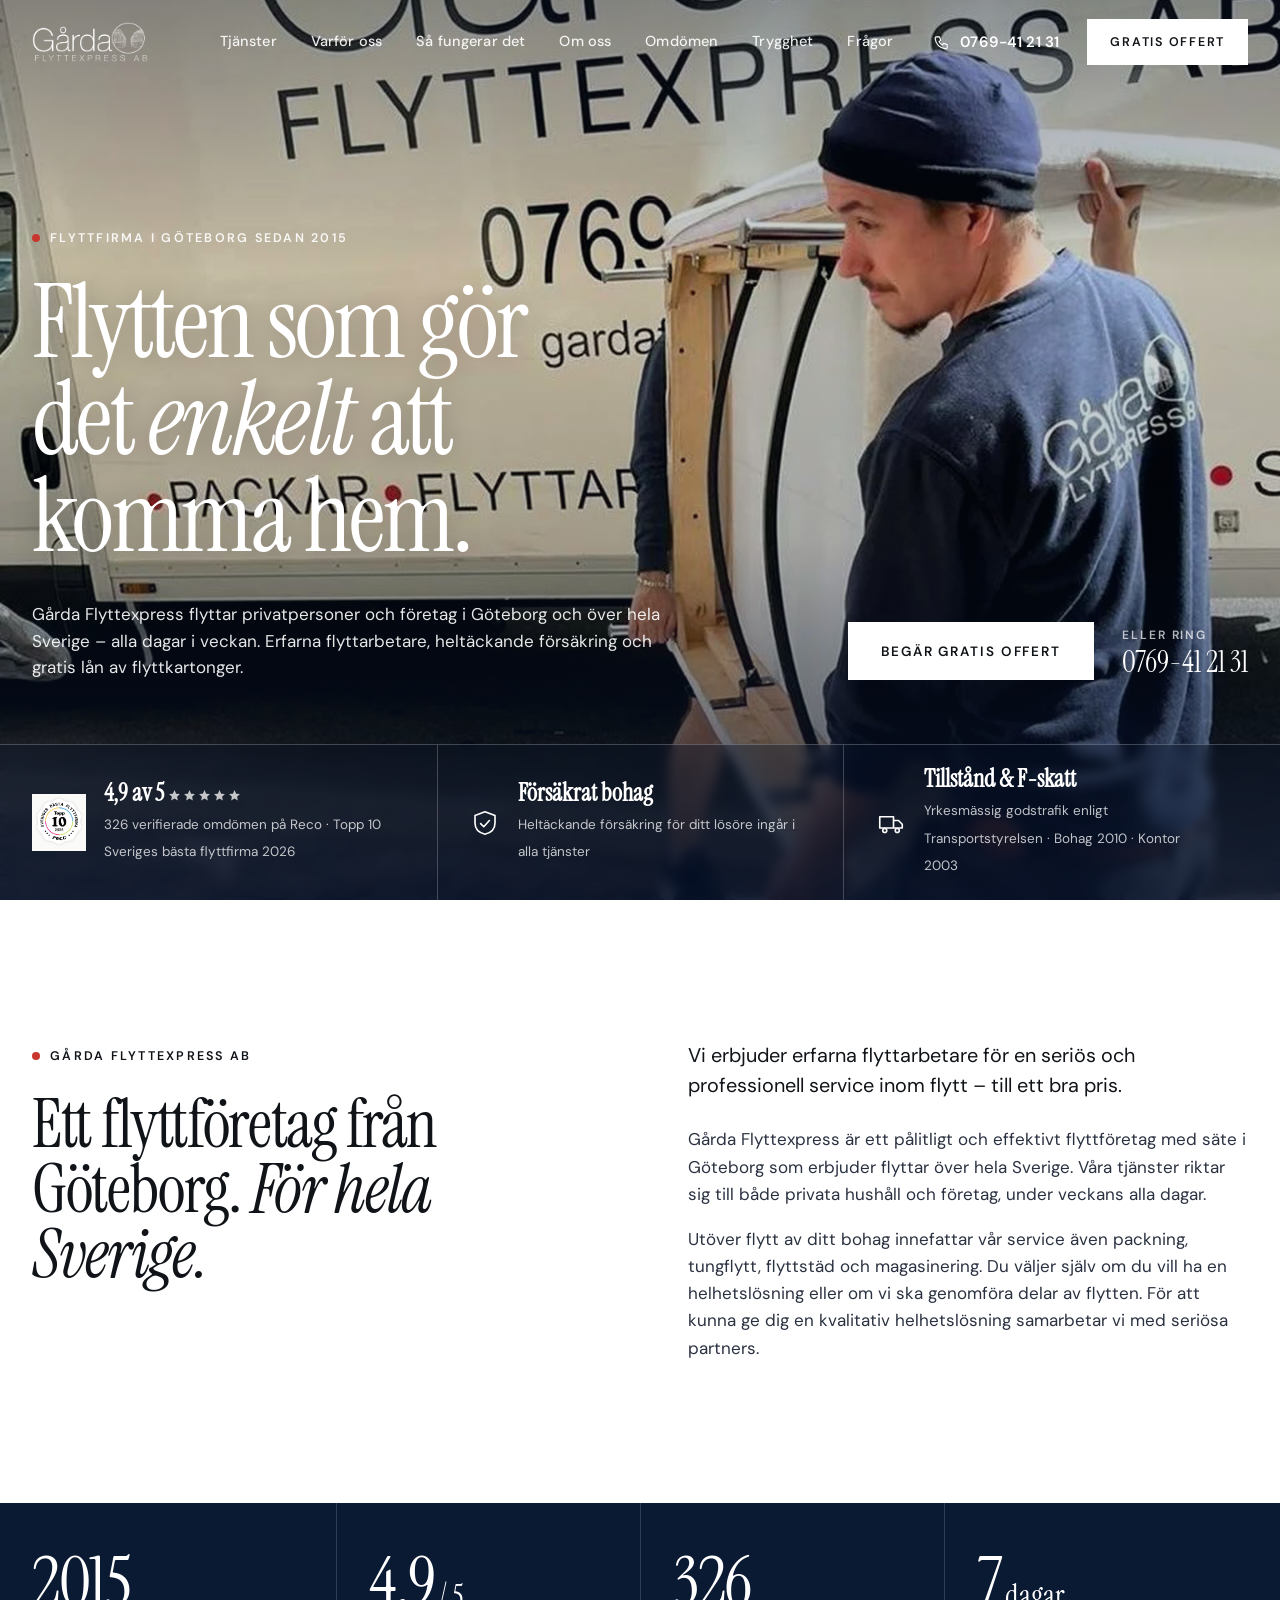
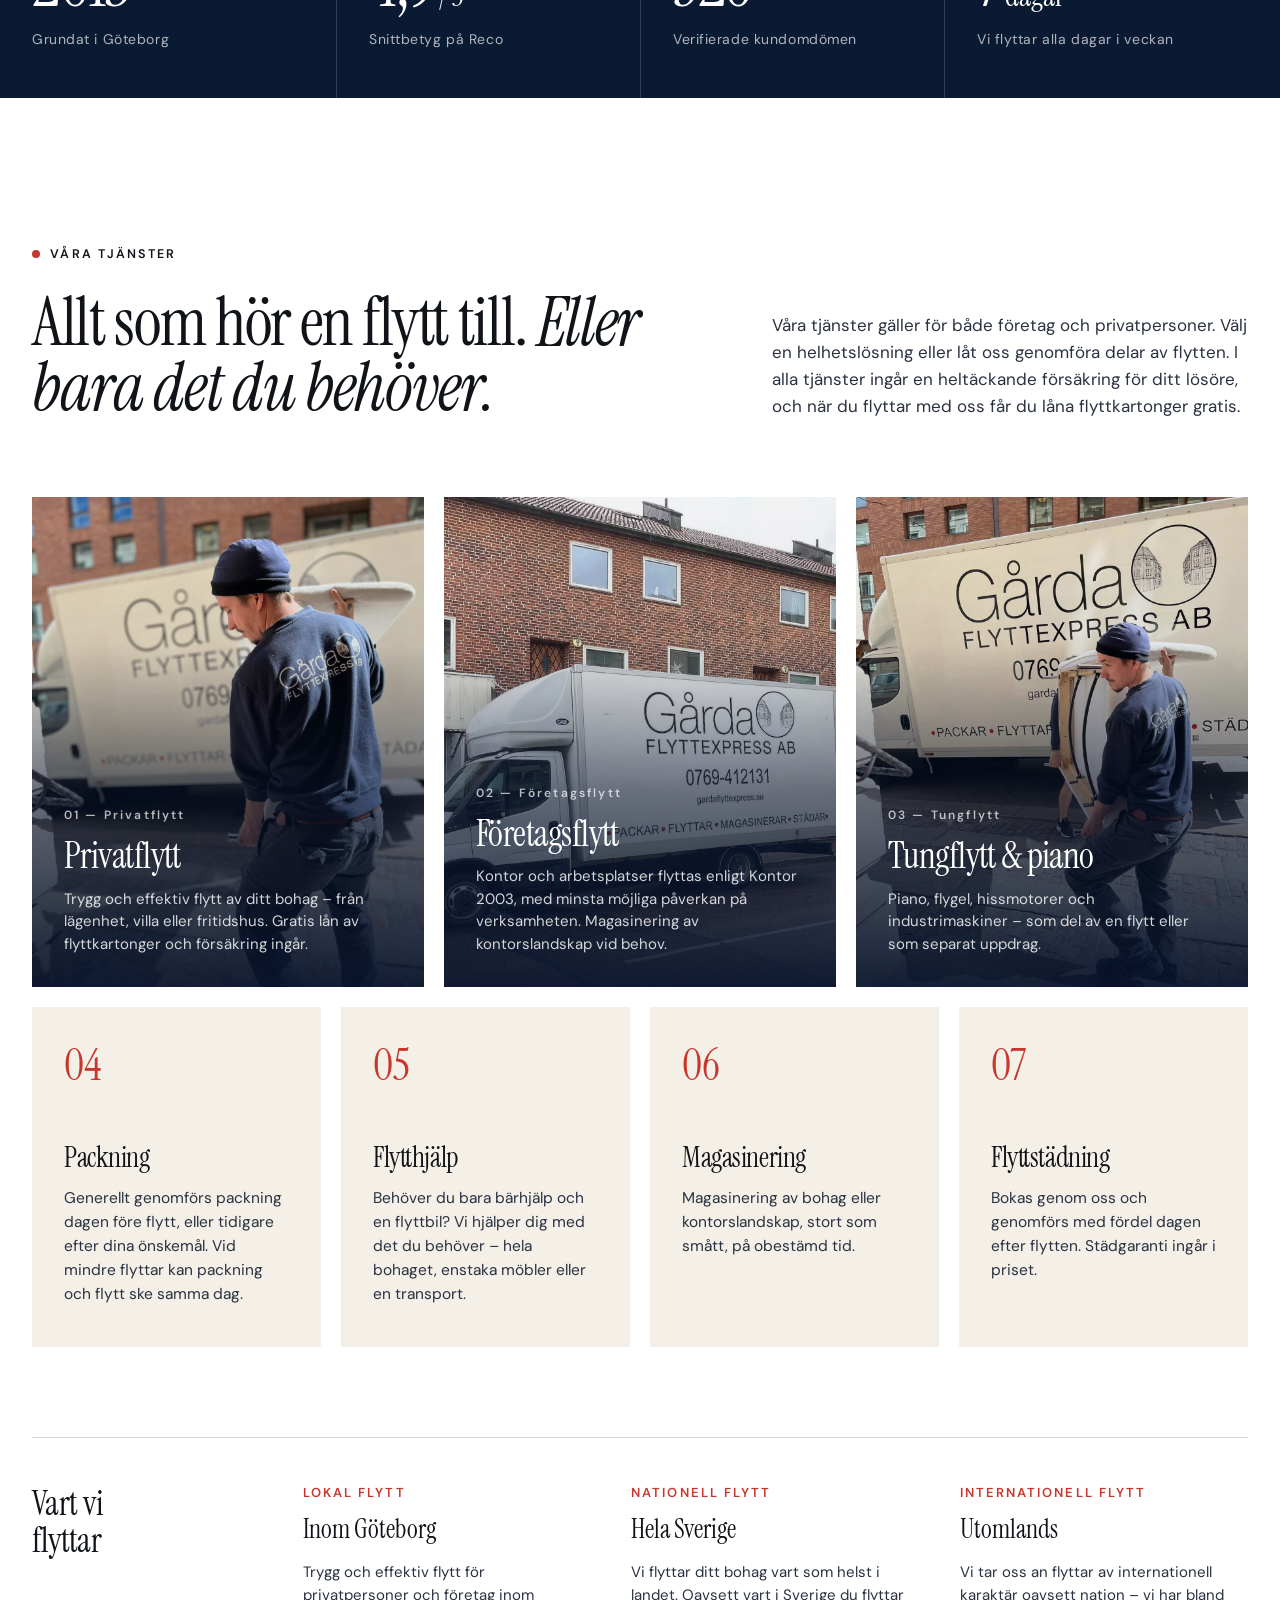
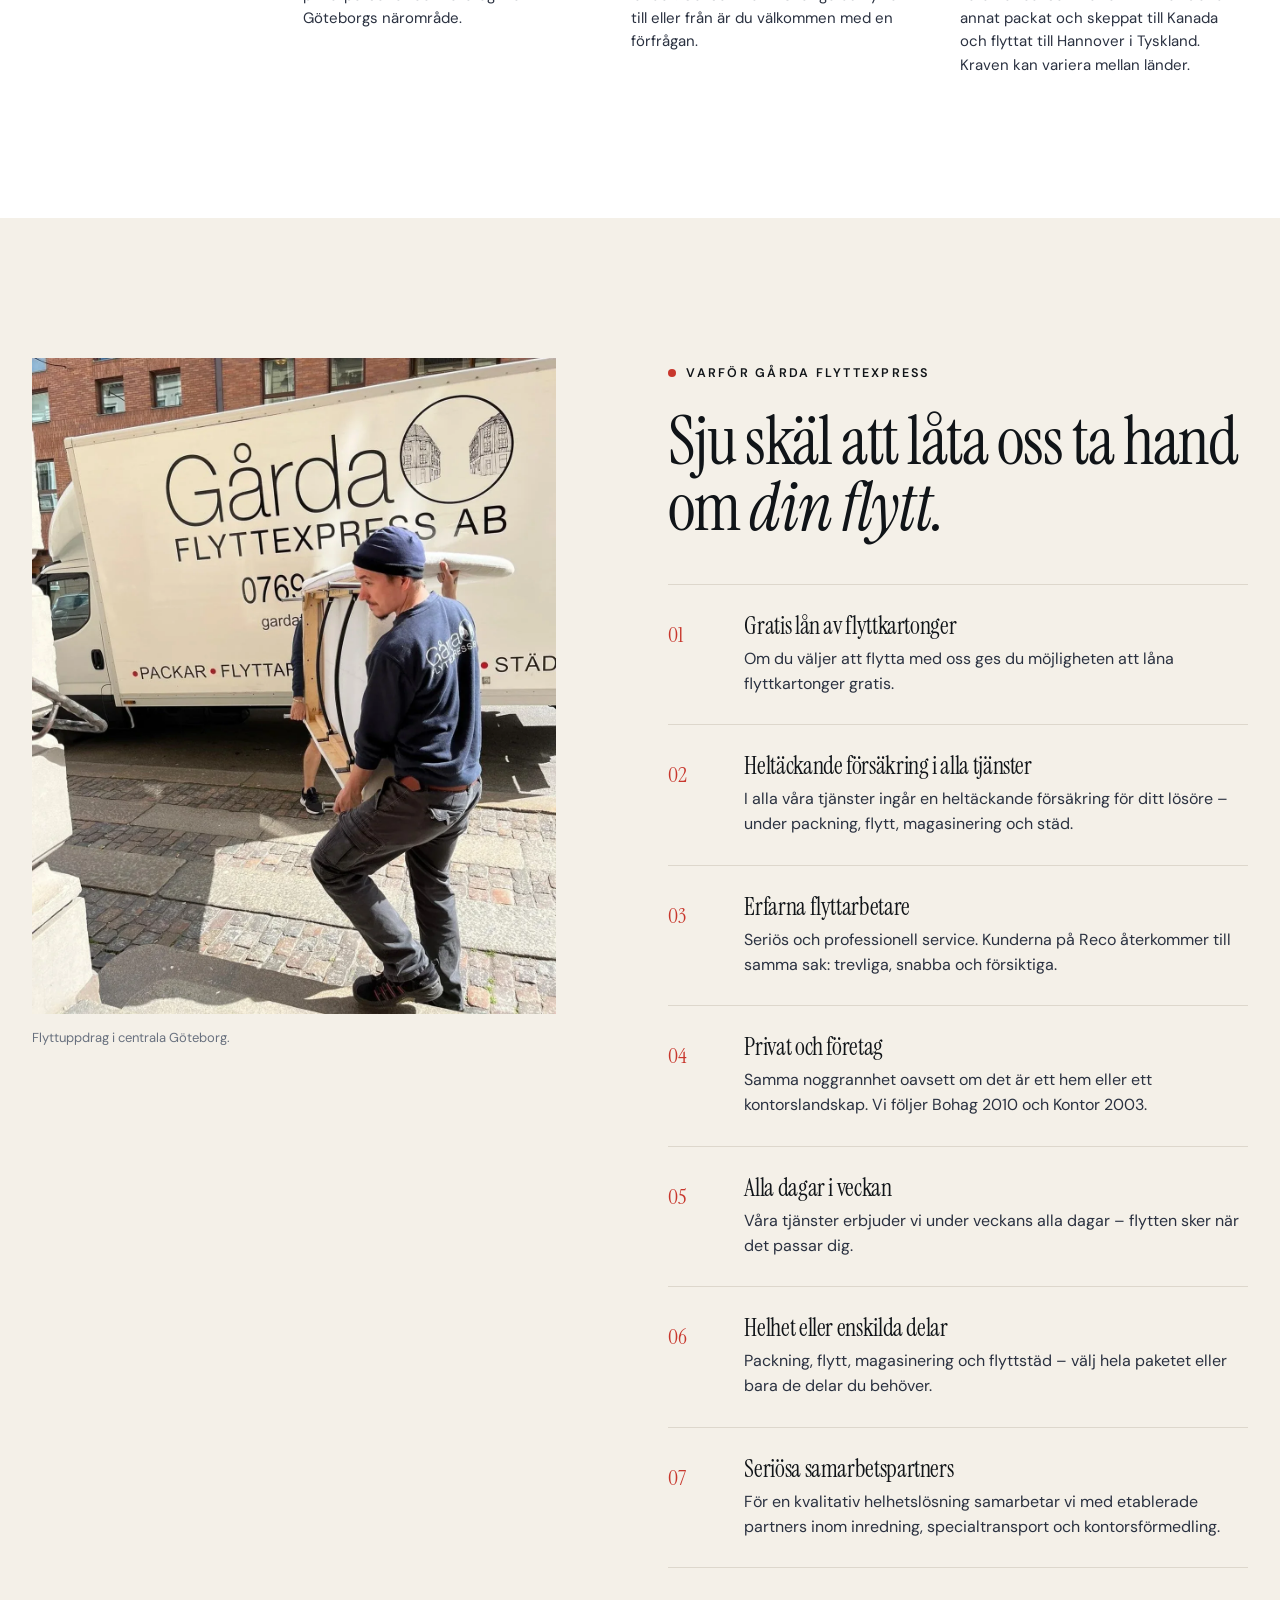
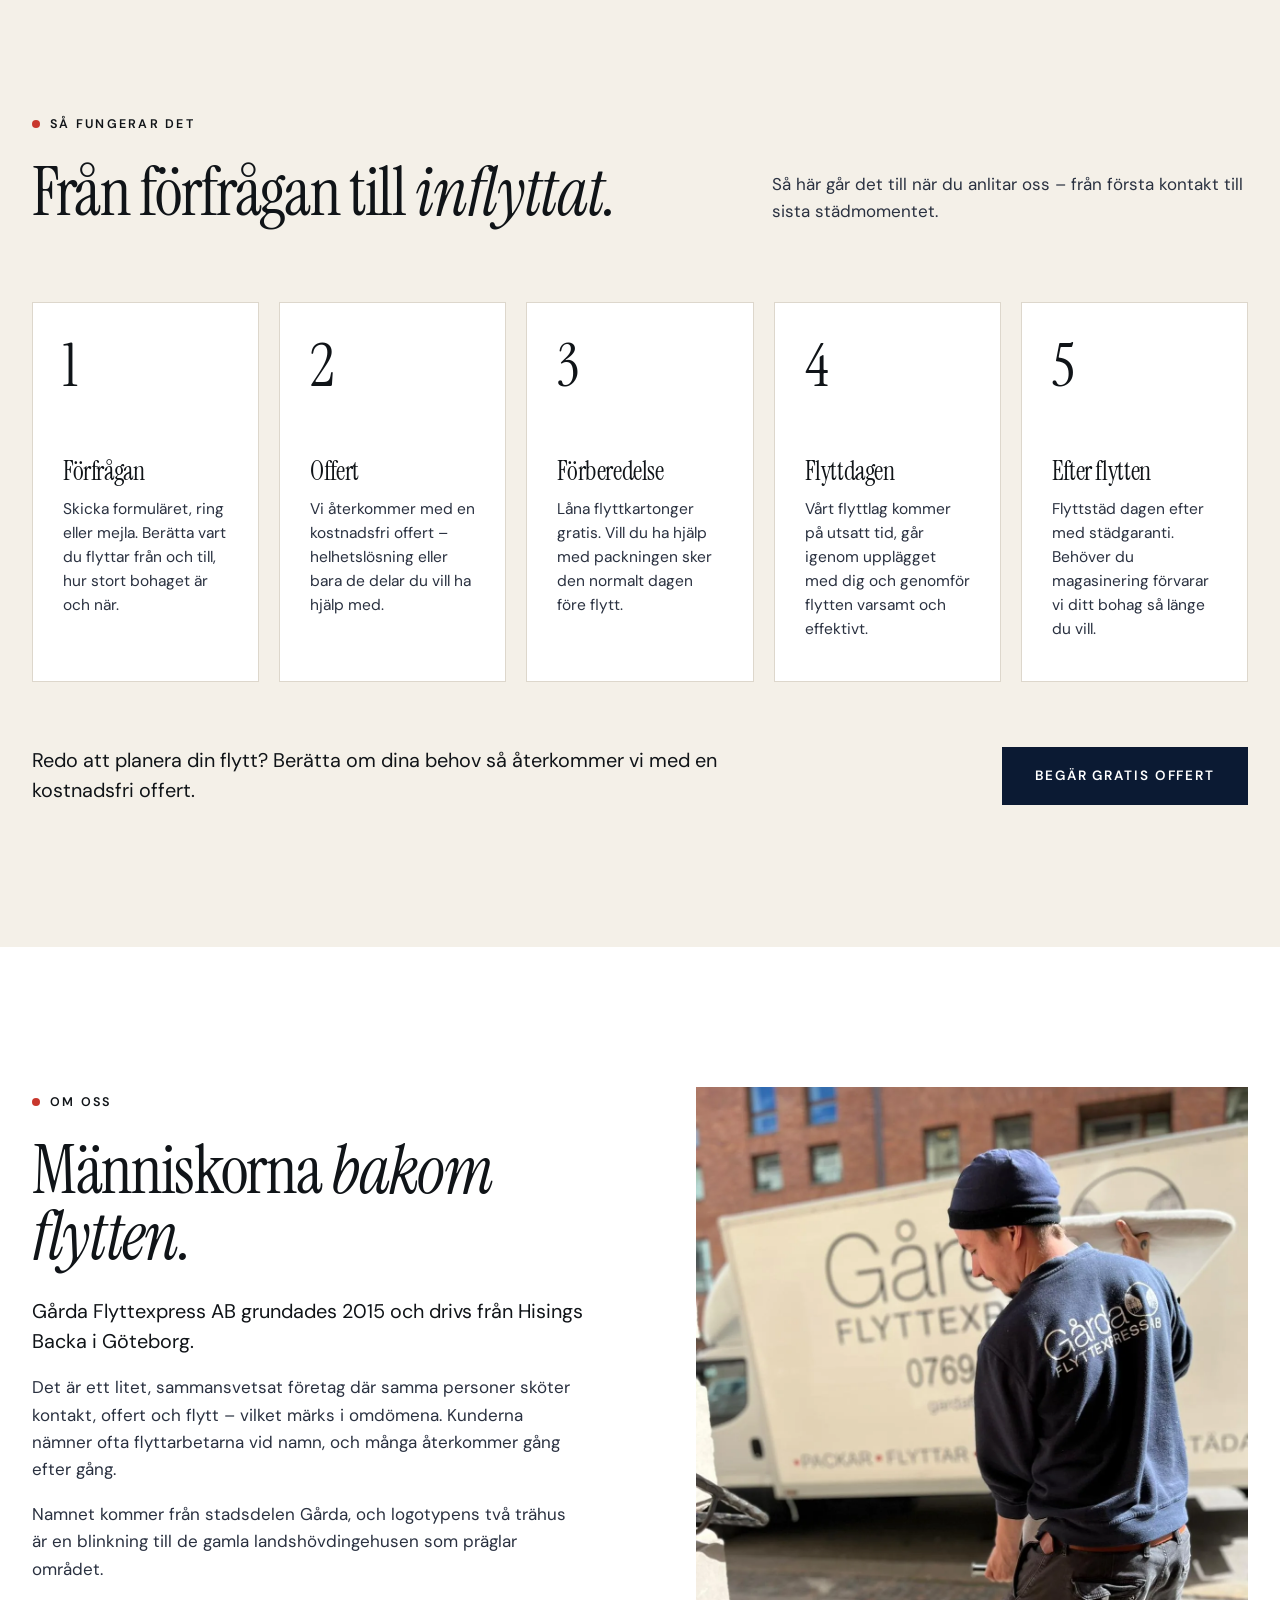
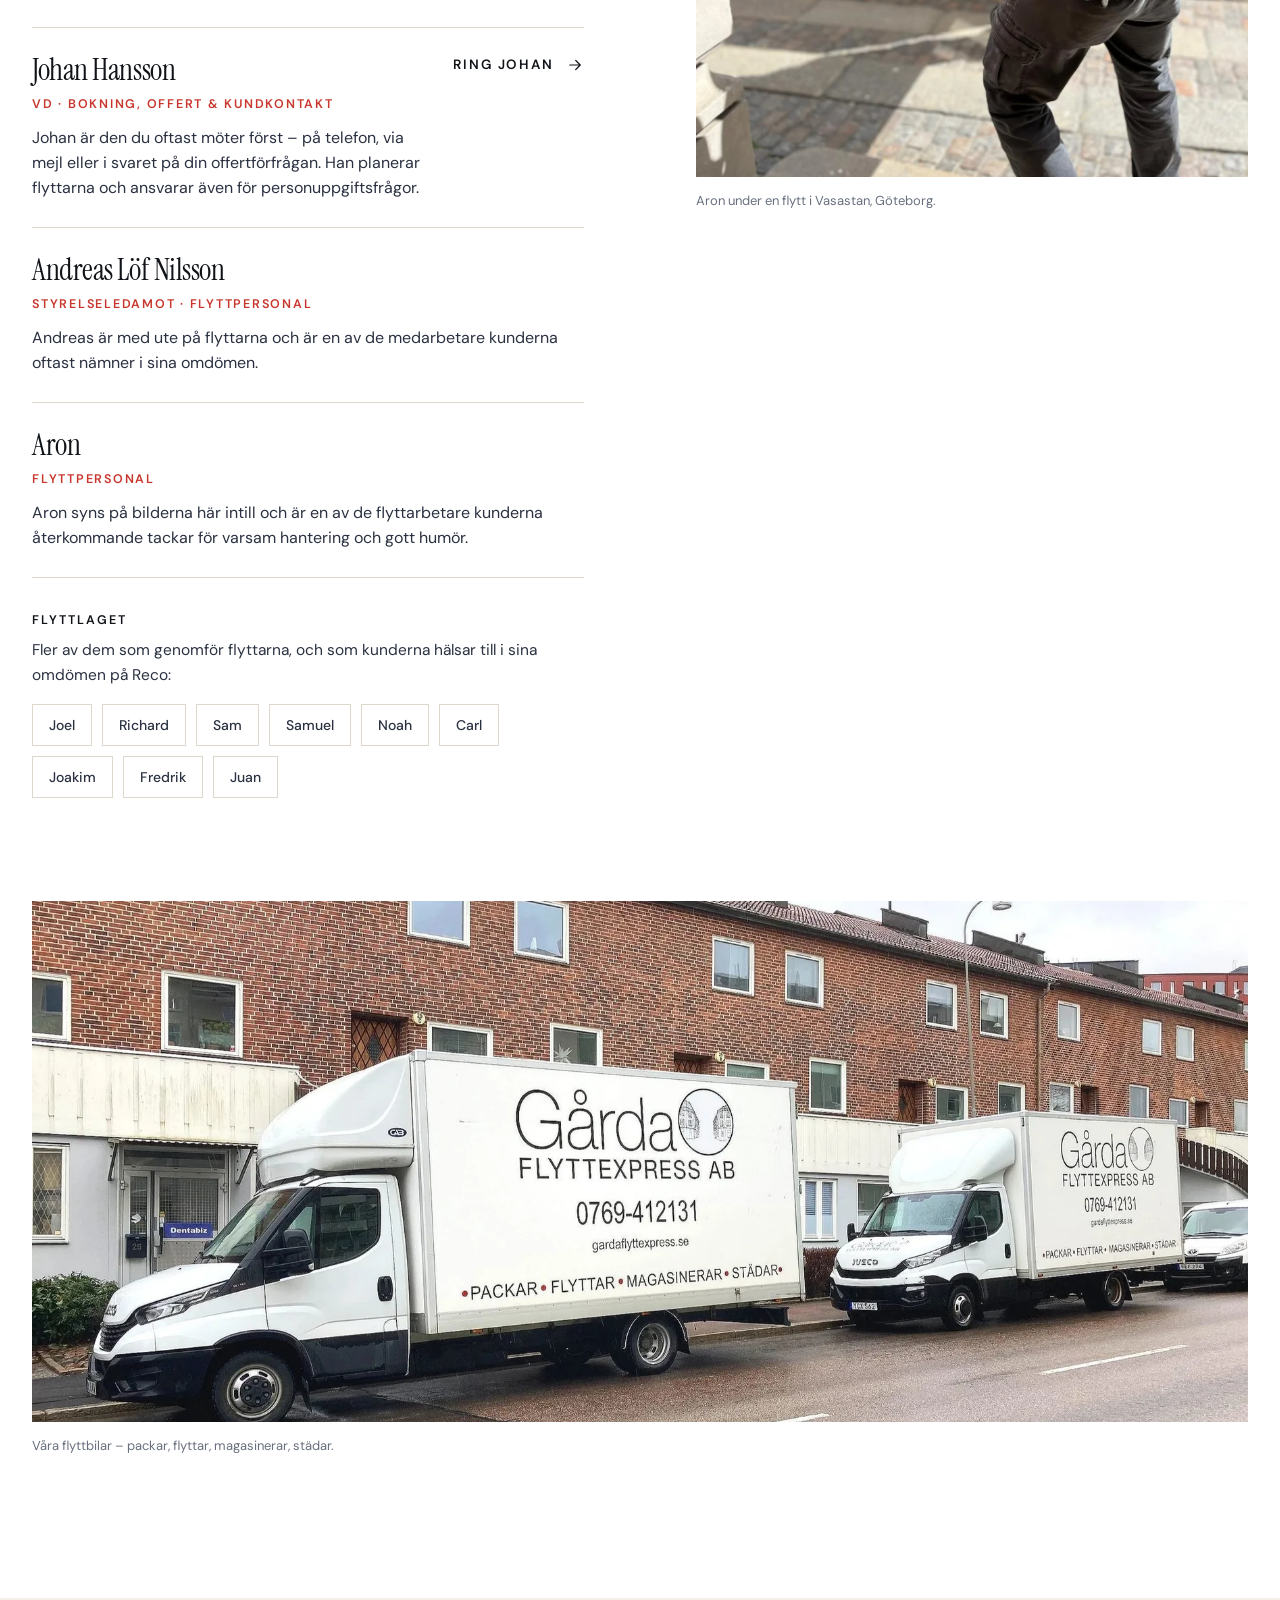
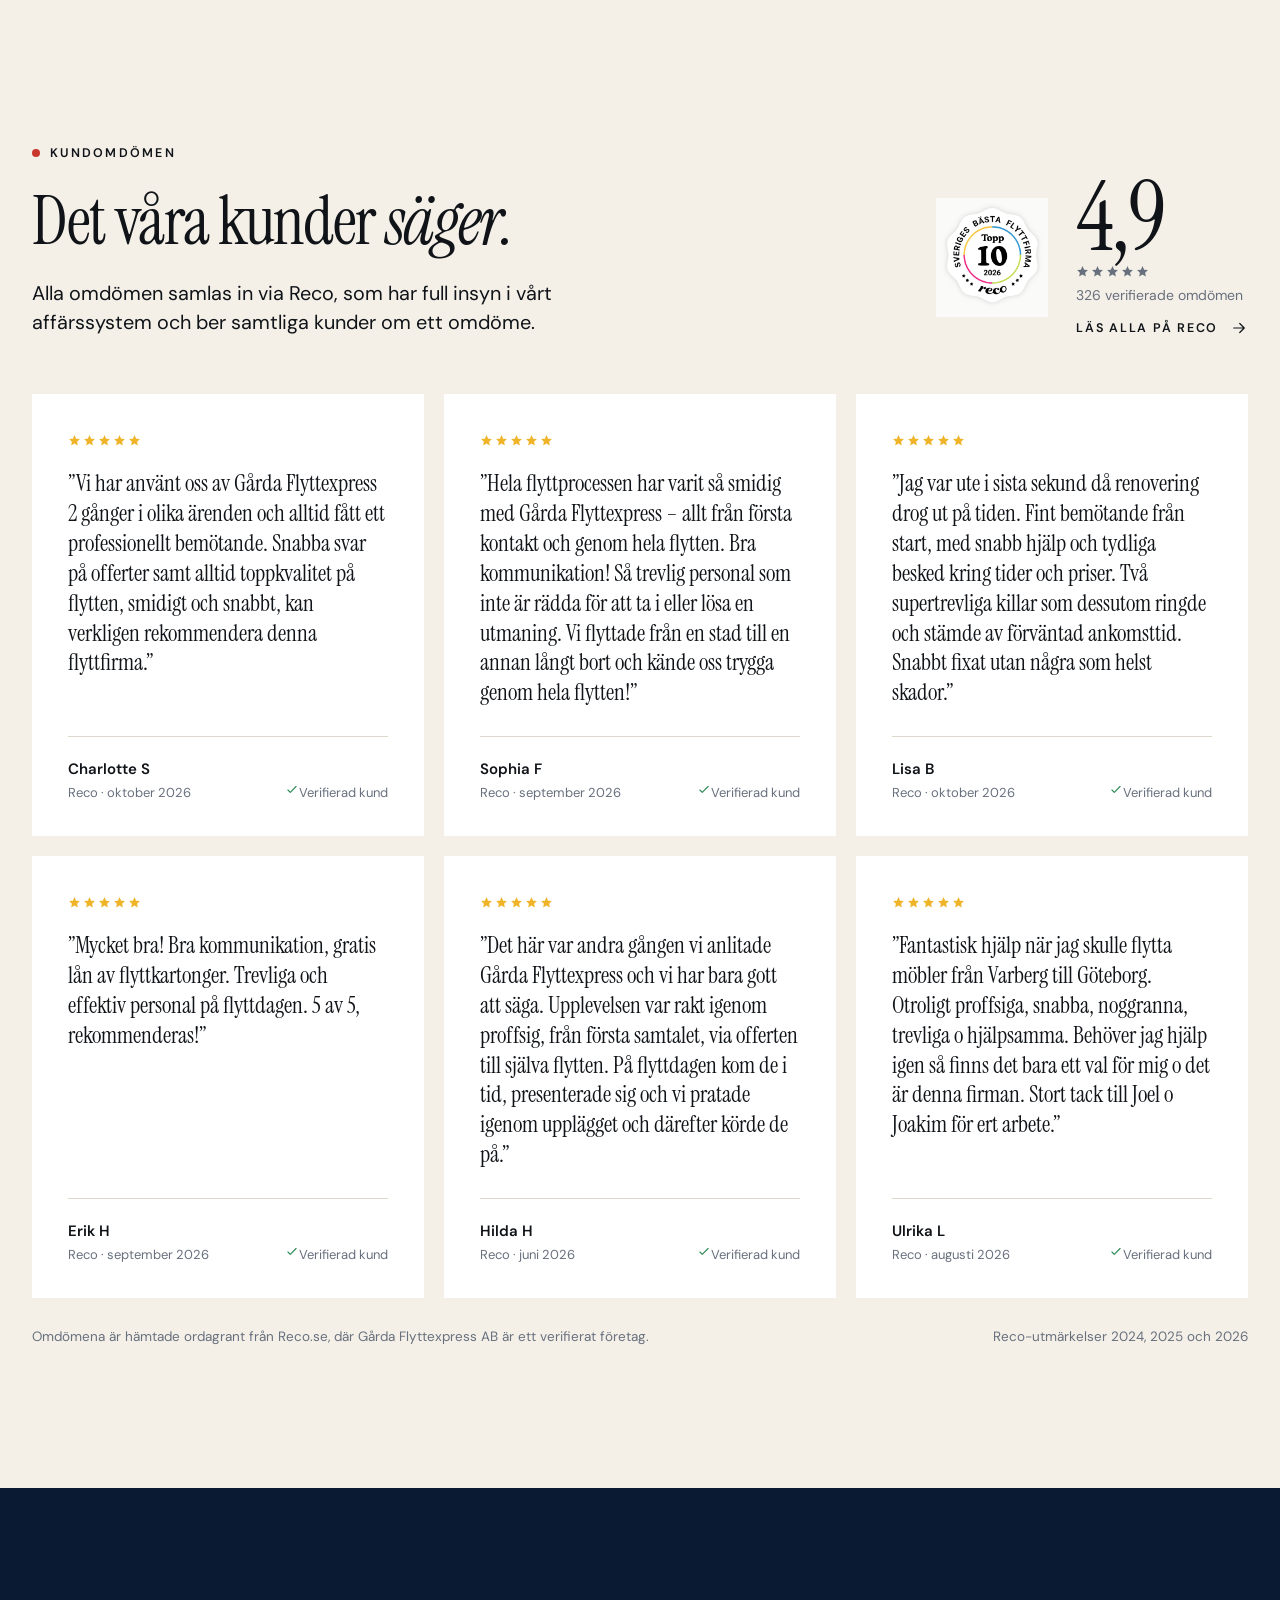
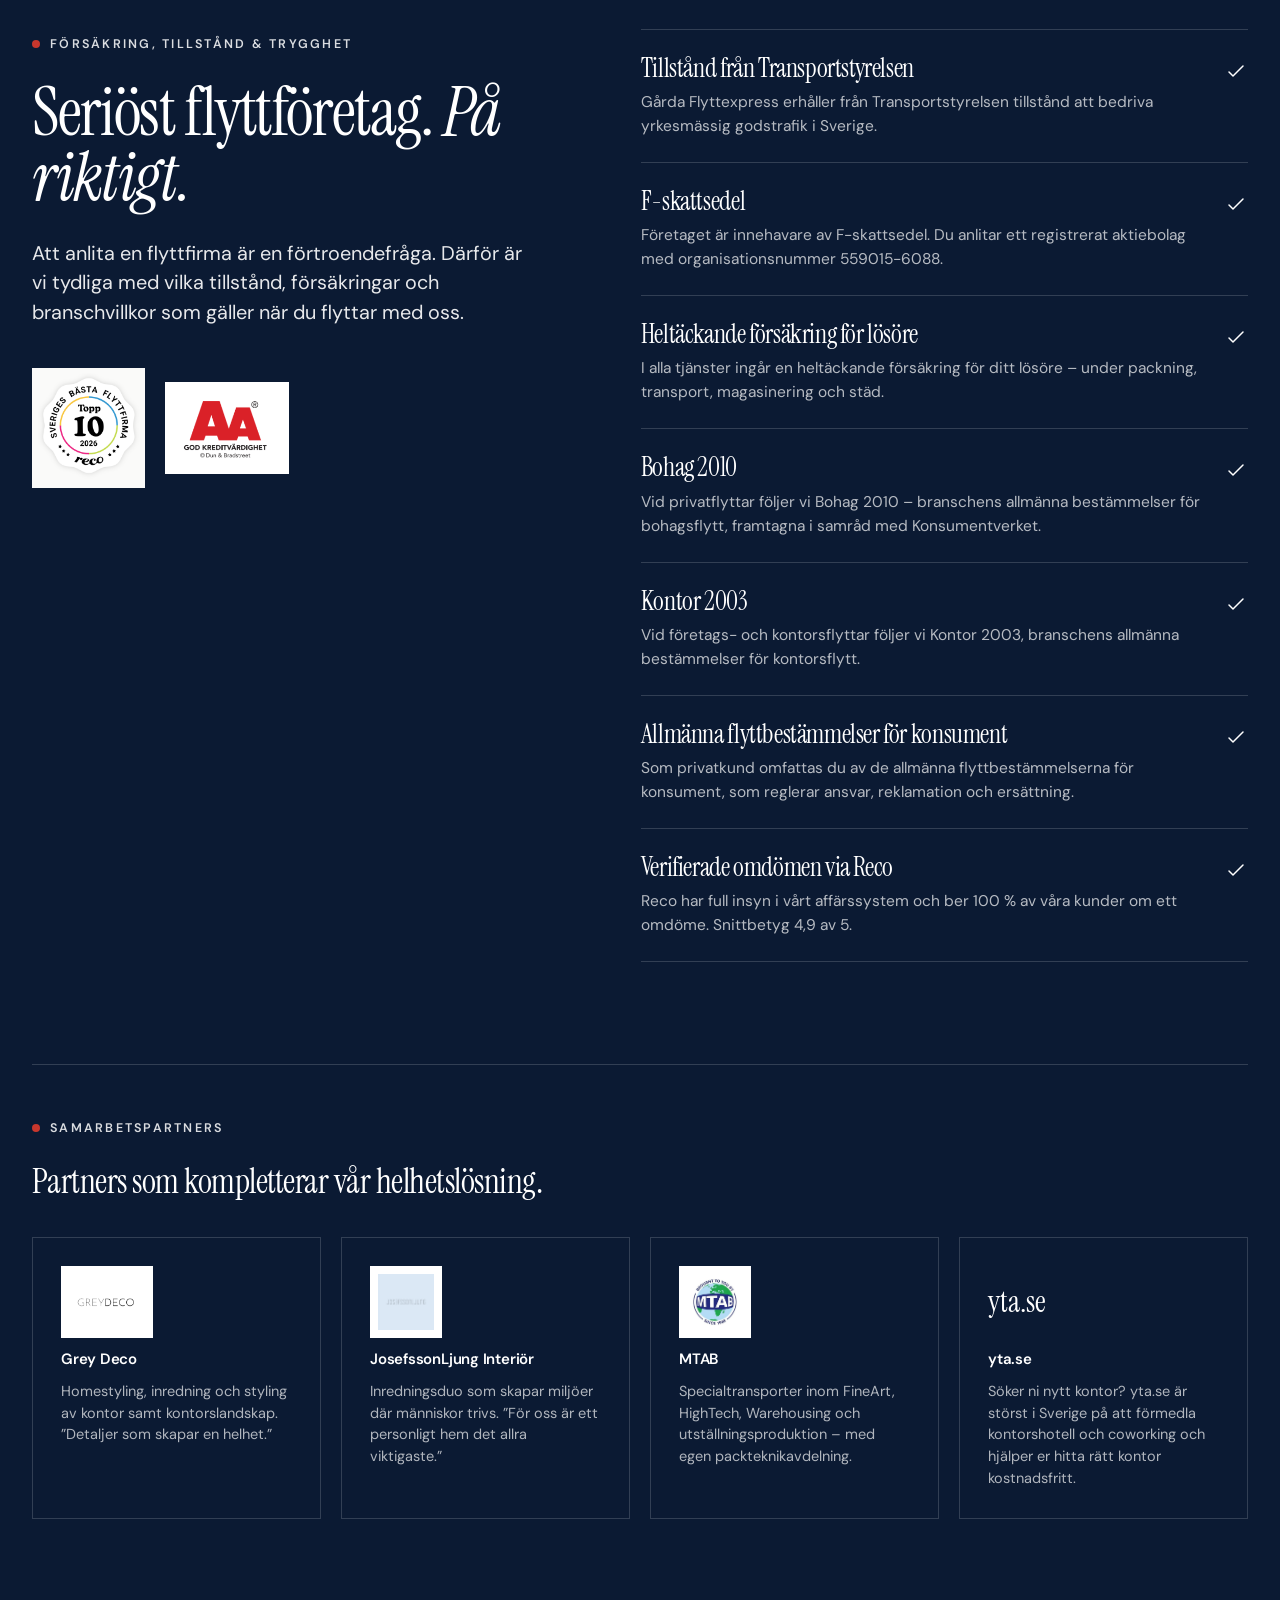
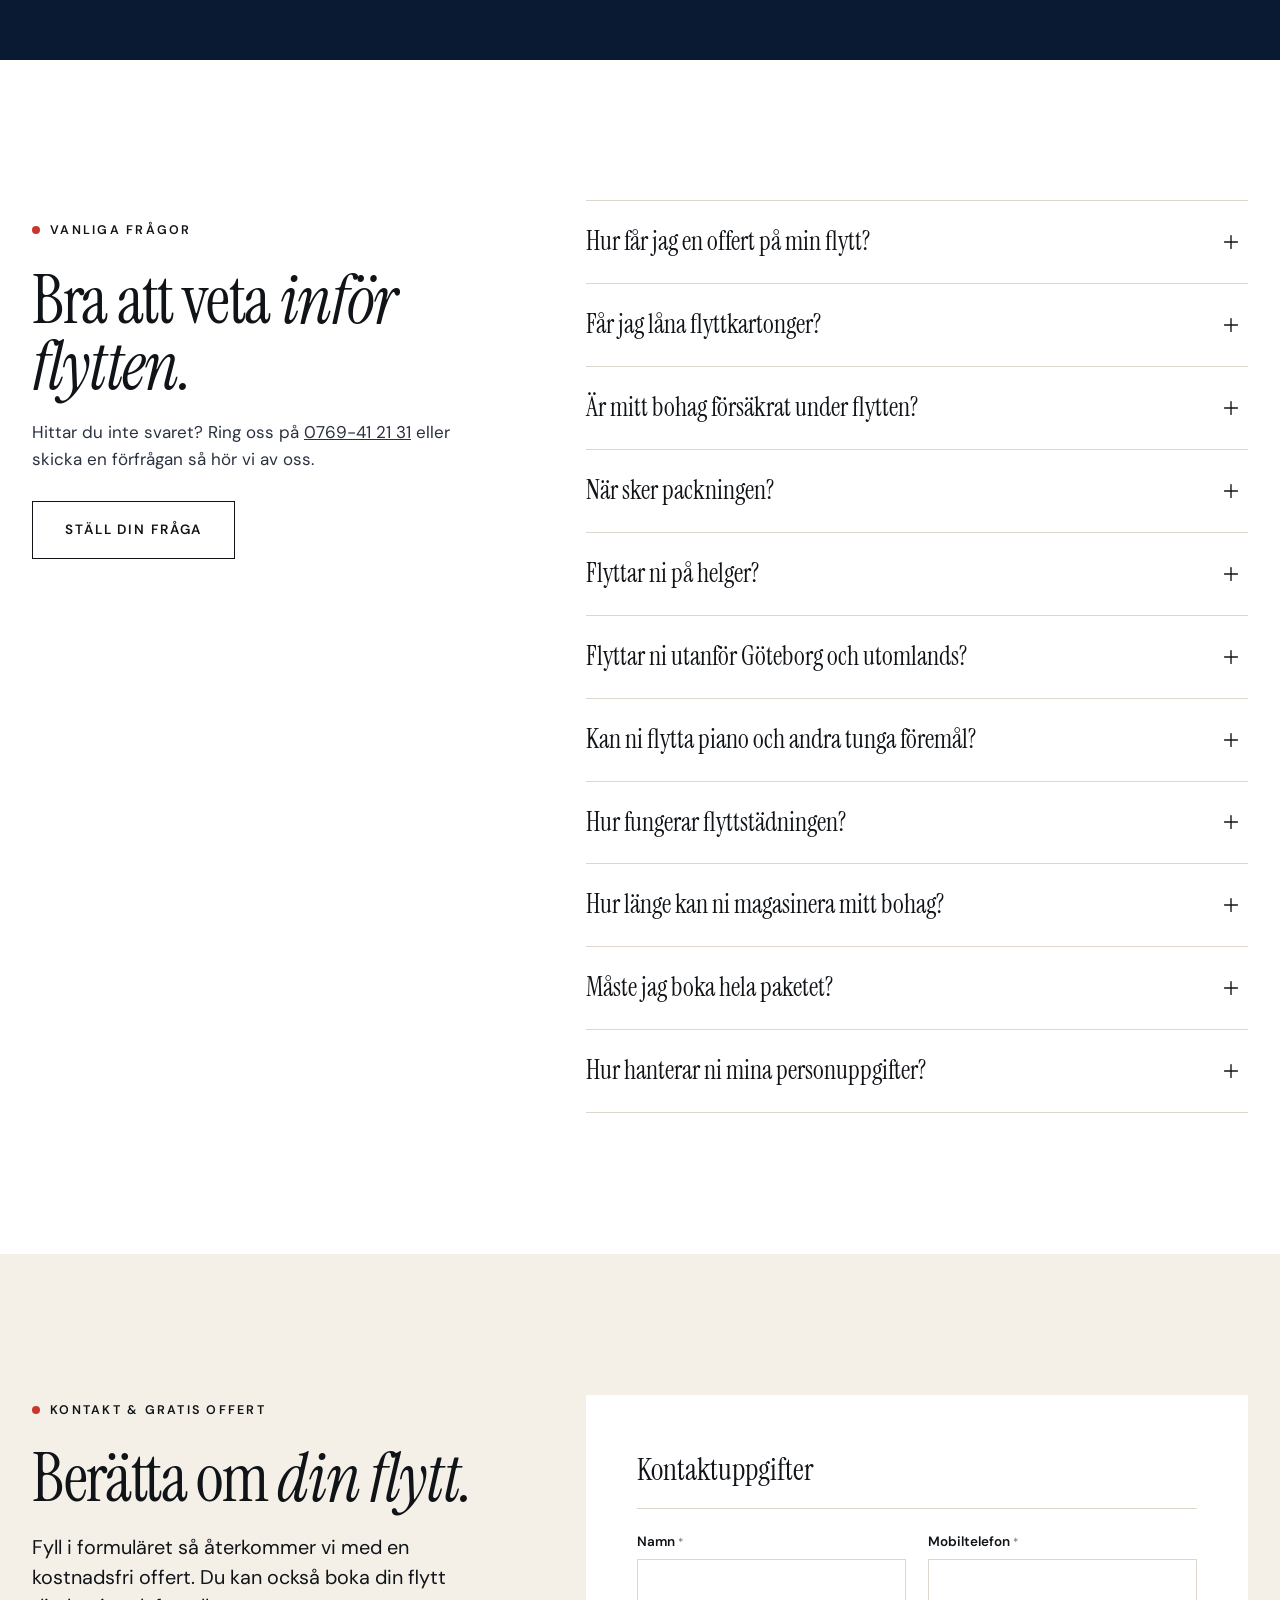
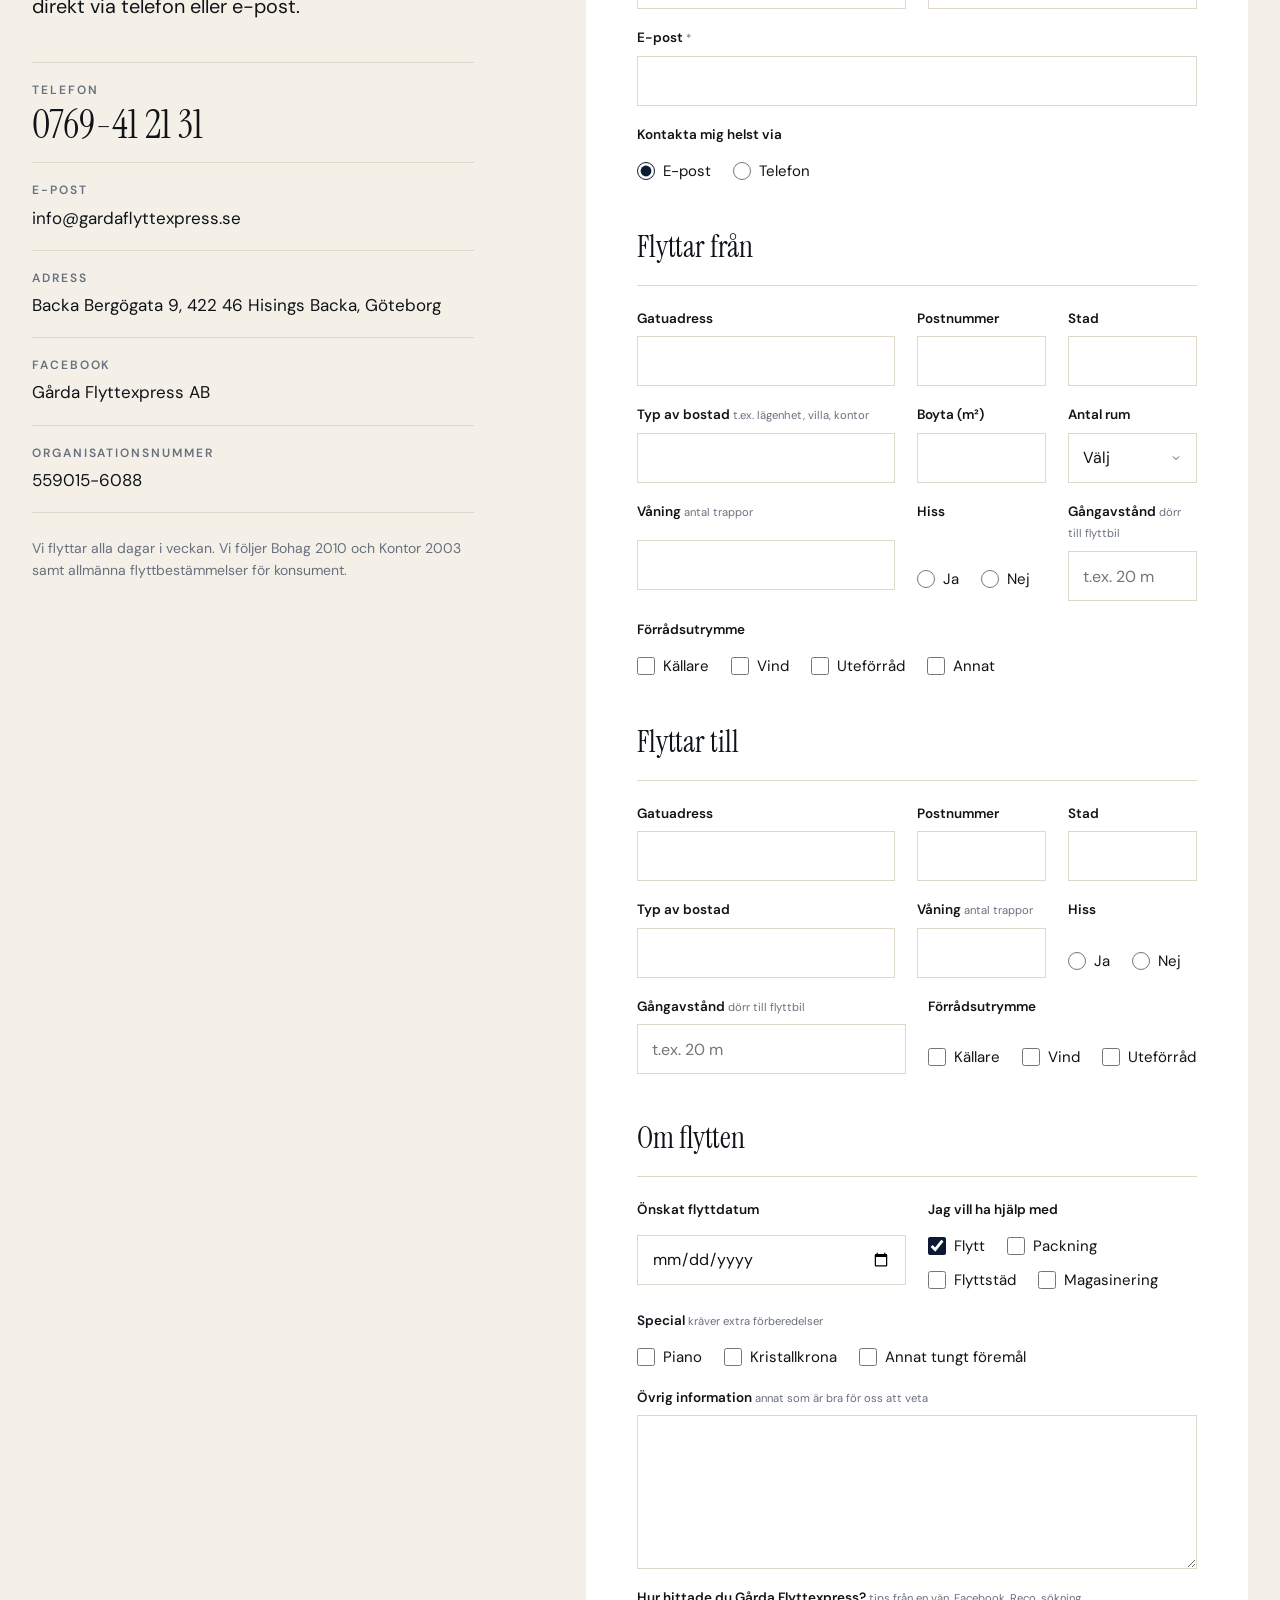
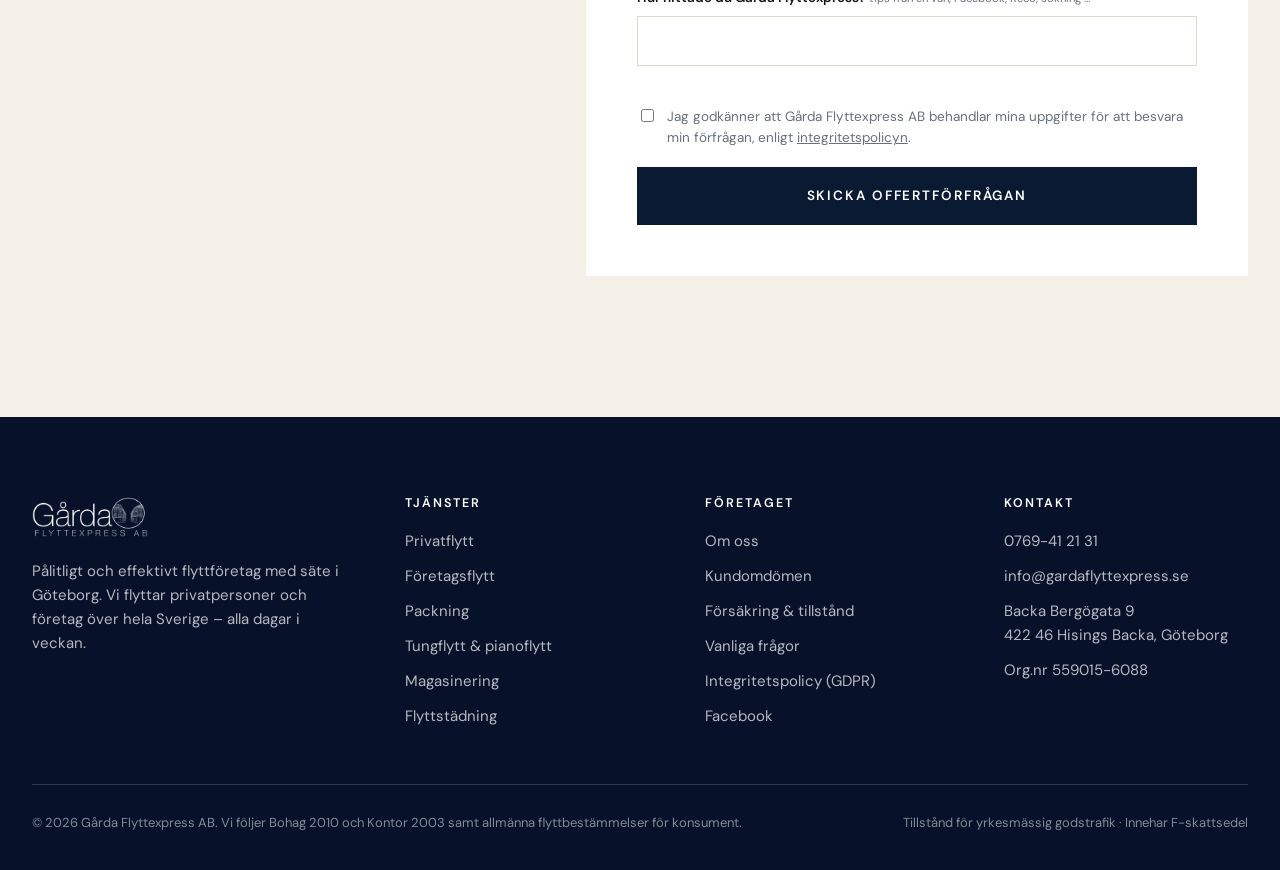
<file: index.html>
<!doctype html>
<html lang="sv">
<head>
  <meta charset="utf-8">
  <meta name="viewport" content="width=device-width, initial-scale=1">
  <title>Gårda Flyttexpress – Flyttfirma i Göteborg | Flytt, packning, magasinering &amp; flyttstäd</title>
  <meta name="description" content="Gårda Flyttexpress AB är en pålitlig flyttfirma i Göteborg som flyttar privatpersoner och företag över hela Sverige. Erfarna flyttarbetare, heltäckande försäkring, gratis lån av flyttkartonger. 4,9 av 5 på Reco. Begär gratis offert.">
  <meta name="keywords" content="flyttfirma göteborg, flytthjälp göteborg, flyttstädning göteborg, magasinering göteborg, företagsflytt göteborg, pianoflytt, tungflytt, packhjälp, flytt hisings backa">
  <link rel="canonical" href="https://gardaflyttexpress.se/">
  <link rel="icon" type="image/png" href="assets/img/favicon.png">
  <meta property="og:site_name" content="Gårda Flyttexpress">
  <meta property="og:title" content="Gårda Flyttexpress – Flyttfirma i Göteborg">
  <meta property="og:description" content="Trygg och effektiv flytt för privatpersoner och företag. Flyttar över hela Sverige, alla dagar i veckan. 4,9 av 5 på Reco.">
  <meta property="og:type" content="website">
  <meta property="og:url" content="https://gardaflyttexpress.se/">
  <meta property="og:image" content="https://gardaflyttexpress.se/assets/img/flyttbilar.jpg">
  <meta property="og:locale" content="sv_SE">
  <link rel="preconnect" href="https://fonts.googleapis.com">
  <link rel="preconnect" href="https://fonts.gstatic.com" crossorigin>
  <link href="https://fonts.googleapis.com/css2?family=DM+Sans:opsz,wght@9..40,400;9..40,500;9..40,600&family=Instrument+Serif:ital@0;1&display=swap" rel="stylesheet">
  <link rel="stylesheet" href="css/style.css">
  <script type="application/ld+json">
  {
    "@context": "https://schema.org",
    "@type": "MovingCompany",
    "name": "Gårda Flyttexpress AB",
    "url": "https://gardaflyttexpress.se/",
    "logo": "https://gardaflyttexpress.se/assets/img/logo-black.png",
    "image": "https://gardaflyttexpress.se/assets/img/flyttbilar.jpg",
    "telephone": "+46769412131",
    "email": "info@gardaflyttexpress.se",
    "vatID": "SE559015608801",
    "foundingDate": "2015",
    "address": { "@type": "PostalAddress", "streetAddress": "Backa Bergögata 9", "postalCode": "422 46", "addressLocality": "Hisings Backa", "addressRegion": "Göteborg", "addressCountry": "SE" },
    "areaServed": ["Göteborg", "Västra Götaland", "Sverige"],
    "sameAs": ["https://www.facebook.com/gardaflyttexpress", "https://www.reco.se/garda-flyttexpress-ab"],
    "aggregateRating": { "@type": "AggregateRating", "ratingValue": "4.9", "bestRating": "5", "ratingCount": "326" }
  }
  </script>
</head>
<body>

<a class="skip" href="#main">Hoppa till innehållet</a>

<header class="header" id="top">
  <div class="container">
    <a class="brand" href="#top" aria-label="Gårda Flyttexpress – till startsidan">
      <img class="brand__light" src="assets/img/logo-white.png" alt="Gårda Flyttexpress AB" width="1200" height="414">
      <img class="brand__dark" src="assets/img/logo-black.png" alt="" width="1200" height="414" aria-hidden="true">
    </a>
    <nav class="nav" aria-label="Huvudmeny">
      <a href="#tjanster">Tjänster</a>
      <a href="#varfor">Varför oss</a>
      <a href="#sa-fungerar-det">Så fungerar det</a>
      <a href="#om-oss">Om oss</a>
      <a href="#omdomen">Omdömen</a>
      <a href="#trygghet">Trygghet</a>
      <a href="#faq">Frågor</a>
    </nav>
    <div class="header__actions">
      <a class="header__phone" href="tel:+46769412131" aria-label="Ring 0769-41 21 31">
        <svg viewBox="0 0 24 24" fill="none" stroke="currentColor" stroke-width="1.6" stroke-linecap="round" stroke-linejoin="round" aria-hidden="true"><path d="M5 4h4l2 5-2.5 1.5a11 11 0 0 0 5 5L15 13l5 2v4a2 2 0 0 1-2 2A16 16 0 0 1 3 6a2 2 0 0 1 2-2"/></svg>
        <span>0769-41 21 31</span>
      </a>
      <a class="btn btn--sm" href="#offert">Gratis offert</a>
      <button class="burger" type="button" aria-label="Öppna meny" aria-expanded="false" aria-controls="mobile-menu"><span></span><span></span><span></span></button>
    </div>
  </div>
</header>

<div class="mobile-menu" id="mobile-menu">
  <a class="mobile-menu__link" href="#tjanster">Tjänster</a>
  <a class="mobile-menu__link" href="#varfor">Varför oss</a>
  <a class="mobile-menu__link" href="#sa-fungerar-det">Så fungerar det</a>
  <a class="mobile-menu__link" href="#om-oss">Om oss</a>
  <a class="mobile-menu__link" href="#omdomen">Omdömen</a>
  <a class="mobile-menu__link" href="#trygghet">Trygghet</a>
  <a class="mobile-menu__link" href="#faq">Vanliga frågor</a>
  <a class="mobile-menu__link" href="#offert">Kontakt &amp; offert</a>
  <div class="mobile-menu__foot">
    <a class="header__phone" href="tel:+46769412131">0769-41 21 31</a>
    <a href="mailto:info@gardaflyttexpress.se">info@gardaflyttexpress.se</a>
    <a class="btn btn--block" href="#offert">Begär gratis offert</a>
  </div>
</div>

<main id="main">

  <!-- ================= HERO ================= -->
  <section class="hero" aria-label="Introduktion">
    <div class="hero__media" aria-hidden="true">
      <video autoplay muted loop playsinline preload="metadata" poster="assets/img/hero-poster.jpg">
        <source src="assets/video/hero-720.mp4" type="video/mp4" media="(max-width: 900px)">
        <source src="assets/video/hero.mp4" type="video/mp4">
      </video>
    </div>
    <div class="container hero__content">
      <p class="eyebrow hero__eyebrow">Flyttfirma i Göteborg sedan 2015</p>
      <h1>Flytten som gör det <em>enkelt</em> att komma hem.</h1>
      <div class="hero__row">
        <p class="hero__text">Gårda Flyttexpress flyttar privatpersoner och företag i Göteborg och över hela Sverige – alla dagar i veckan. Erfarna flyttarbetare, heltäckande försäkring och gratis lån av flyttkartonger.</p>
        <div class="hero__cta">
          <a class="btn btn--white" href="#offert">Begär gratis offert</a>
          <div class="hero__phone">
            <small>Eller ring</small>
            <a href="tel:+46769412131">0769-41 21 31</a>
          </div>
        </div>
      </div>
    </div>
    <div class="hero__trust" aria-label="Förtroende">
      <div class="container">
        <div class="trust-cell">
          <img src="assets/img/reco-topp10-2026.png" alt="Reco: Sveriges bästa flyttfirma, topp 10 2026" width="370" height="392">
          <div>
            <strong>4,9 av 5 <span class="stars" aria-hidden="true"><svg viewBox="0 0 24 24"><path d="M12 2l3 6.6 7 .8-5.2 4.9 1.4 7-6.2-3.6L5.8 21.3l1.4-7L2 9.4l7-.8z"/></svg><svg viewBox="0 0 24 24"><path d="M12 2l3 6.6 7 .8-5.2 4.9 1.4 7-6.2-3.6L5.8 21.3l1.4-7L2 9.4l7-.8z"/></svg><svg viewBox="0 0 24 24"><path d="M12 2l3 6.6 7 .8-5.2 4.9 1.4 7-6.2-3.6L5.8 21.3l1.4-7L2 9.4l7-.8z"/></svg><svg viewBox="0 0 24 24"><path d="M12 2l3 6.6 7 .8-5.2 4.9 1.4 7-6.2-3.6L5.8 21.3l1.4-7L2 9.4l7-.8z"/></svg><svg viewBox="0 0 24 24"><path d="M12 2l3 6.6 7 .8-5.2 4.9 1.4 7-6.2-3.6L5.8 21.3l1.4-7L2 9.4l7-.8z"/></svg></span></strong>
            <span>326 verifierade omdömen på Reco · Topp 10 Sveriges bästa flyttfirma 2026</span>
          </div>
        </div>
        <div class="trust-cell">
          <svg viewBox="0 0 24 24" stroke-linecap="round" stroke-linejoin="round" aria-hidden="true"><path d="M12 3l8 3v6c0 4.5-3.2 7.8-8 9-4.8-1.2-8-4.5-8-9V6z"/><path d="M8.5 12.5l2.5 2.5 4.5-5"/></svg>
          <div><strong>Försäkrat bohag</strong><span>Heltäckande försäkring för ditt lösöre ingår i alla tjänster</span></div>
        </div>
        <div class="trust-cell">
          <svg viewBox="0 0 24 24" stroke-linecap="round" stroke-linejoin="round" aria-hidden="true"><path d="M3 7h11v9H3zM14 10h4l3 3v3h-7z"/><circle cx="7" cy="18" r="1.6"/><circle cx="17" cy="18" r="1.6"/></svg>
          <div><strong>Tillstånd &amp; F-skatt</strong><span>Yrkesmässig godstrafik enligt Transportstyrelsen · Bohag 2010 · Kontor 2003</span></div>
        </div>
      </div>
    </div>
  </section>

  <!-- ================= INTRO ================= -->
  <section class="section" id="om">
    <div class="container intro">
      <div>
        <p class="eyebrow">Gårda Flyttexpress AB</p>
        <h2>Ett flyttföretag från Göteborg. <em>För hela Sverige.</em></h2>
      </div>
      <div class="copy">
        <p class="lead">Vi erbjuder erfarna flyttarbetare för en seriös och professionell service inom flytt – till ett bra pris.</p>
        <p>Gårda Flyttexpress är ett pålitligt och effektivt flyttföretag med säte i Göteborg som erbjuder flyttar över hela Sverige. Våra tjänster riktar sig till både privata hushåll och företag, under veckans alla dagar.</p>
        <p>Utöver flytt av ditt bohag innefattar vår service även packning, tungflytt, flyttstäd och magasinering. Du väljer själv om du vill ha en helhetslösning eller om vi ska genomföra delar av flytten. För att kunna ge dig en kvalitativ helhetslösning samarbetar vi med seriösa partners.</p>
      </div>
    </div>
  </section>

  <section class="stats" aria-label="Nyckeltal">
    <div class="container">
      <div class="stat"><strong>2015</strong><span>Grundat i Göteborg</span></div>
      <div class="stat"><strong>4,9<small>/ 5</small></strong><span>Snittbetyg på Reco</span></div>
      <div class="stat"><strong>326</strong><span>Verifierade kundomdömen</span></div>
      <div class="stat"><strong>7<small>dagar</small></strong><span>Vi flyttar alla dagar i veckan</span></div>
    </div>
  </section>

  <!-- ================= SERVICES ================= -->
  <section class="section" id="tjanster">
    <div class="container">
      <div class="section-head section-head--split">
        <div>
          <p class="eyebrow">Våra tjänster</p>
          <h2>Allt som hör en flytt till. <em>Eller bara det du behöver.</em></h2>
        </div>
        <p>Våra tjänster gäller för både företag och privatpersoner. Välj en helhetslösning eller låt oss genomföra delar av flytten. I alla tjänster ingår en heltäckande försäkring för ditt lösöre, och när du flyttar med oss får du låna flyttkartonger gratis.</p>
      </div>

      <div class="feature-grid">
        <a class="feature" href="#offert" id="privatflytt">
          <picture>
            <source srcset="assets/img/svc-privatflytt.webp" type="image/webp">
            <img src="assets/img/svc-privatflytt.jpg" alt="Flyttarbetare bär en soffa till flyttbilen i Vasastan, Göteborg" width="1200" height="1500" loading="lazy">
          </picture>
          <div class="feature__body">
            <span class="feature__num">01 — Privatflytt</span>
            <h3>Privatflytt</h3>
            <p>Trygg och effektiv flytt av ditt bohag – från lägenhet, villa eller fritidshus. Gratis lån av flyttkartonger och försäkring ingår.</p>
          </div>
        </a>
        <a class="feature" href="#offert" id="foretagsflytt">
          <picture>
            <source srcset="assets/img/svc-foretagsflytt.webp" type="image/webp">
            <img src="assets/img/svc-foretagsflytt.jpg" alt="Flyttbilar från Gårda Flyttexpress" width="1200" height="1500" loading="lazy">
          </picture>
          <div class="feature__body">
            <span class="feature__num">02 — Företagsflytt</span>
            <h3>Företagsflytt</h3>
            <p>Kontor och arbetsplatser flyttas enligt Kontor 2003, med minsta möjliga påverkan på verksamheten. Magasinering av kontorslandskap vid behov.</p>
          </div>
        </a>
        <a class="feature" href="#offert" id="tungflytt">
          <picture>
            <source srcset="assets/img/svc-tungflytt.webp" type="image/webp">
            <img src="assets/img/svc-tungflytt.jpg" alt="Flyttpersonal lyfter möbel vid flyttbilen" width="1200" height="1500" loading="lazy">
          </picture>
          <div class="feature__body">
            <span class="feature__num">03 — Tungflytt</span>
            <h3>Tungflytt &amp; piano</h3>
            <p>Piano, flygel, hissmotorer och industrimaskiner – som del av en flytt eller som separat uppdrag.</p>
          </div>
        </a>
      </div>

      <div class="service-list">
        <article class="service" id="packning">
          <span class="service__num">04</span>
          <h3>Packning</h3>
          <p>Generellt genomförs packning dagen före flytt, eller tidigare efter dina önskemål. Vid mindre flyttar kan packning och flytt ske samma dag.</p>
        </article>
        <article class="service" id="flytthjalp">
          <span class="service__num">05</span>
          <h3>Flytthjälp</h3>
          <p>Behöver du bara bärhjälp och en flyttbil? Vi hjälper dig med det du behöver – hela bohaget, enstaka möbler eller en transport.</p>
        </article>
        <article class="service" id="magasinering">
          <span class="service__num">06</span>
          <h3>Magasinering</h3>
          <p>Magasinering av bohag eller kontorslandskap, stort som smått, på obestämd tid.</p>
        </article>
        <article class="service" id="flyttstadning">
          <span class="service__num">07</span>
          <h3>Flyttstädning</h3>
          <p>Bokas genom oss och genomförs med fördel dagen efter flytten. Städgaranti ingår i priset.</p>
        </article>
      </div>

      <div class="reach">
        <h3>Vart vi flyttar</h3>
        <div class="reach__item" id="lokal-flytt">
          <h4>Lokal flytt</h4>
          <strong>Inom Göteborg</strong>
          <p>Trygg och effektiv flytt för privatpersoner och företag inom Göteborgs närområde.</p>
        </div>
        <div class="reach__item" id="nationell-flytt">
          <h4>Nationell flytt</h4>
          <strong>Hela Sverige</strong>
          <p>Vi flyttar ditt bohag vart som helst i landet. Oavsett vart i Sverige du flyttar till eller från är du välkommen med en förfrågan.</p>
        </div>
        <div class="reach__item" id="internationell-flytt">
          <h4>Internationell flytt</h4>
          <strong>Utomlands</strong>
          <p>Vi tar oss an flyttar av internationell karaktär oavsett nation – vi har bland annat packat och skeppat till Kanada och flyttat till Hannover i Tyskland. Kraven kan variera mellan länder.</p>
        </div>
      </div>
    </div>
  </section>

  <!-- ================= WHY ================= -->
  <section class="section bg-sand" id="varfor">
    <div class="container why">
      <figure class="why__media">
        <picture>
          <source srcset="assets/img/aron-sofflyft.webp" type="image/webp">
          <img src="assets/img/aron-sofflyft.jpg" alt="Flyttpersonal från Gårda Flyttexpress bär en soffa från flyttbilen" width="1200" height="1500" loading="lazy">
        </picture>
        <figcaption>Flyttuppdrag i centrala Göteborg.</figcaption>
      </figure>
      <div>
        <p class="eyebrow">Varför Gårda Flyttexpress</p>
        <h2>Sju skäl att låta oss ta hand om <em>din flytt.</em></h2>
        <ul class="why__list">
          <li class="why__item"><span>01</span><div><h3>Gratis lån av flyttkartonger</h3><p>Om du väljer att flytta med oss ges du möjligheten att låna flyttkartonger gratis.</p></div></li>
          <li class="why__item"><span>02</span><div><h3>Heltäckande försäkring i alla tjänster</h3><p>I alla våra tjänster ingår en heltäckande försäkring för ditt lösöre – under packning, flytt, magasinering och städ.</p></div></li>
          <li class="why__item"><span>03</span><div><h3>Erfarna flyttarbetare</h3><p>Seriös och professionell service. Kunderna på Reco återkommer till samma sak: trevliga, snabba och försiktiga.</p></div></li>
          <li class="why__item"><span>04</span><div><h3>Privat och företag</h3><p>Samma noggrannhet oavsett om det är ett hem eller ett kontorslandskap. Vi följer Bohag 2010 och Kontor 2003.</p></div></li>
          <li class="why__item"><span>05</span><div><h3>Alla dagar i veckan</h3><p>Våra tjänster erbjuder vi under veckans alla dagar – flytten sker när det passar dig.</p></div></li>
          <li class="why__item"><span>06</span><div><h3>Helhet eller enskilda delar</h3><p>Packning, flytt, magasinering och flyttstäd – välj hela paketet eller bara de delar du behöver.</p></div></li>
          <li class="why__item"><span>07</span><div><h3>Seriösa samarbetspartners</h3><p>För en kvalitativ helhetslösning samarbetar vi med etablerade partners inom inredning, specialtransport och kontorsförmedling.</p></div></li>
        </ul>
      </div>
    </div>
  </section>

  <!-- ================= PROCESS ================= -->
  <section class="section bg-sand" id="sa-fungerar-det" style="padding-top:0">
    <div class="container">
      <div class="section-head section-head--split">
        <div>
          <p class="eyebrow">Så fungerar det</p>
          <h2>Från förfrågan till <em>inflyttat.</em></h2>
        </div>
        <p>Så här går det till när du anlitar oss – från första kontakt till sista städmomentet.</p>
      </div>
      <ol class="steps">
        <li class="step"><span class="step__num">1</span><h3>Förfrågan</h3><p>Skicka formuläret, ring eller mejla. Berätta vart du flyttar från och till, hur stort bohaget är och när.</p></li>
        <li class="step"><span class="step__num">2</span><h3>Offert</h3><p>Vi återkommer med en kostnadsfri offert – helhetslösning eller bara de delar du vill ha hjälp med.</p></li>
        <li class="step"><span class="step__num">3</span><h3>Förberedelse</h3><p>Låna flyttkartonger gratis. Vill du ha hjälp med packningen sker den normalt dagen före flytt.</p></li>
        <li class="step"><span class="step__num">4</span><h3>Flyttdagen</h3><p>Vårt flyttlag kommer på utsatt tid, går igenom upplägget med dig och genomför flytten varsamt och effektivt.</p></li>
        <li class="step"><span class="step__num">5</span><h3>Efter flytten</h3><p>Flyttstäd dagen efter med städgaranti. Behöver du magasinering förvarar vi ditt bohag så länge du vill.</p></li>
      </ol>
      <div class="process__cta">
        <p class="lead">Redo att planera din flytt? Berätta om dina behov så återkommer vi med en kostnadsfri offert.</p>
        <a class="btn" href="#offert">Begär gratis offert</a>
      </div>
    </div>
  </section>

  <!-- ================= TEAM ================= -->
  <section class="section" id="om-oss">
    <div class="container">
      <div class="team">
        <div>
          <p class="eyebrow">Om oss</p>
          <h2>Människorna <em>bakom flytten.</em></h2>
          <div class="copy" style="margin-top:28px">
            <p class="lead">Gårda Flyttexpress AB grundades 2015 och drivs från Hisings Backa i Göteborg.</p>
            <p>Det är ett litet, sammansvetsat företag där samma personer sköter kontakt, offert och flytt – vilket märks i omdömena. Kunderna nämner ofta flyttarbetarna vid namn, och många återkommer gång efter gång.</p>
            <p>Namnet kommer från stadsdelen Gårda, och logotypens två trähus är en blinkning till de gamla landshövdingehusen som präglar området.</p>
          </div>
          <div class="people">
            <div class="person">
              <div>
                <h3>Johan Hansson</h3>
                <span class="person__role">VD · Bokning, offert &amp; kundkontakt</span>
                <p>Johan är den du oftast möter först – på telefon, via mejl eller i svaret på din offertförfrågan. Han planerar flyttarna och ansvarar även för personuppgiftsfrågor.</p>
              </div>
              <a class="arrow-link" href="tel:+46769412131">Ring Johan <svg viewBox="0 0 24 24" fill="none" stroke="currentColor" stroke-width="1.6" stroke-linecap="round" stroke-linejoin="round" aria-hidden="true"><path d="M5 12h14M13 6l6 6-6 6"/></svg></a>
            </div>
            <div class="person">
              <div>
                <h3>Andreas Löf Nilsson</h3>
                <span class="person__role">Styrelseledamot · Flyttpersonal</span>
                <p>Andreas är med ute på flyttarna och är en av de medarbetare kunderna oftast nämner i sina omdömen.</p>
              </div>
            </div>
            <div class="person">
              <div>
                <h3>Aron</h3>
                <span class="person__role">Flyttpersonal</span>
                <p>Aron syns på bilderna här intill och är en av de flyttarbetare kunderna återkommande tackar för varsam hantering och gott humör.</p>
              </div>
            </div>
          </div>
          <div class="crew">
            <h4>Flyttlaget</h4>
            <p>Fler av dem som genomför flyttarna, och som kunderna hälsar till i sina omdömen på Reco:</p>
            <ul class="crew__names"><li>Joel</li><li>Richard</li><li>Sam</li><li>Samuel</li><li>Noah</li><li>Carl</li><li>Joakim</li><li>Fredrik</li><li>Juan</li></ul>
          </div>
        </div>
        <figure class="team__media">
          <picture>
            <source srcset="assets/img/flytt-vasa.webp" type="image/webp">
            <img src="assets/img/flytt-vasa.jpg" alt="Aron från Gårda Flyttexpress bär en soffa vid flyttbilen i Vasastan, Göteborg" width="1200" height="1600" loading="lazy">
          </picture>
          <figcaption>Aron under en flytt i Vasastan, Göteborg.</figcaption>
        </figure>
      </div>
      <figure class="wide-photo">
        <picture>
          <source srcset="assets/img/om-bilar.webp" type="image/webp">
          <img src="assets/img/om-bilar.jpg" alt="Två flyttbilar från Gårda Flyttexpress parkerade vid ett tegelhus i Göteborg" width="1800" height="1012" loading="lazy">
        </picture>
        <figcaption>Våra flyttbilar – packar, flyttar, magasinerar, städar.</figcaption>
      </figure>
    </div>
  </section>

  <!-- ================= REVIEWS ================= -->
  <section class="section bg-sand" id="omdomen">
    <div class="container">
      <div class="reviews-head">
        <div>
          <p class="eyebrow">Kundomdömen</p>
          <h2>Det våra kunder <em>säger.</em></h2>
          <p class="lead" style="margin-top:24px;max-width:46ch">Alla omdömen samlas in via Reco, som har full insyn i vårt affärssystem och ber samtliga kunder om ett omdöme.</p>
        </div>
        <div class="score">
          <img src="assets/img/reco-topp10-2026.png" alt="Reco: Sveriges bästa flyttfirma, topp 10 2026" width="370" height="392">
          <div class="score__meta">
            <strong>4,9</strong>
            <span class="stars" aria-label="4,9 av 5 stjärnor"><svg viewBox="0 0 24 24"><path d="M12 2l3 6.6 7 .8-5.2 4.9 1.4 7-6.2-3.6L5.8 21.3l1.4-7L2 9.4l7-.8z"/></svg><svg viewBox="0 0 24 24"><path d="M12 2l3 6.6 7 .8-5.2 4.9 1.4 7-6.2-3.6L5.8 21.3l1.4-7L2 9.4l7-.8z"/></svg><svg viewBox="0 0 24 24"><path d="M12 2l3 6.6 7 .8-5.2 4.9 1.4 7-6.2-3.6L5.8 21.3l1.4-7L2 9.4l7-.8z"/></svg><svg viewBox="0 0 24 24"><path d="M12 2l3 6.6 7 .8-5.2 4.9 1.4 7-6.2-3.6L5.8 21.3l1.4-7L2 9.4l7-.8z"/></svg><svg viewBox="0 0 24 24"><path d="M12 2l3 6.6 7 .8-5.2 4.9 1.4 7-6.2-3.6L5.8 21.3l1.4-7L2 9.4l7-.8z"/></svg></span>
            <span>326 verifierade omdömen</span>
            <a class="arrow-link" href="https://www.reco.se/garda-flyttexpress-ab" target="_blank" rel="noopener">Läs alla på Reco <svg viewBox="0 0 24 24" fill="none" stroke="currentColor" stroke-width="1.6" stroke-linecap="round" stroke-linejoin="round" aria-hidden="true"><path d="M5 12h14M13 6l6 6-6 6"/></svg></a>
          </div>
        </div>
      </div>

      <div class="review-grid">
        <article class="review">
          <span class="stars" aria-label="5 av 5"><svg viewBox="0 0 24 24"><path d="M12 2l3 6.6 7 .8-5.2 4.9 1.4 7-6.2-3.6L5.8 21.3l1.4-7L2 9.4l7-.8z"/></svg><svg viewBox="0 0 24 24"><path d="M12 2l3 6.6 7 .8-5.2 4.9 1.4 7-6.2-3.6L5.8 21.3l1.4-7L2 9.4l7-.8z"/></svg><svg viewBox="0 0 24 24"><path d="M12 2l3 6.6 7 .8-5.2 4.9 1.4 7-6.2-3.6L5.8 21.3l1.4-7L2 9.4l7-.8z"/></svg><svg viewBox="0 0 24 24"><path d="M12 2l3 6.6 7 .8-5.2 4.9 1.4 7-6.2-3.6L5.8 21.3l1.4-7L2 9.4l7-.8z"/></svg><svg viewBox="0 0 24 24"><path d="M12 2l3 6.6 7 .8-5.2 4.9 1.4 7-6.2-3.6L5.8 21.3l1.4-7L2 9.4l7-.8z"/></svg></span>
          <blockquote>”Vi har använt oss av Gårda Flyttexpress 2 gånger i olika ärenden och alltid fått ett professionellt bemötande. Snabba svar på offerter samt alltid toppkvalitet på flytten, smidigt och snabbt, kan verkligen rekommendera denna flyttfirma.”</blockquote>
          <footer><div><cite>Charlotte S</cite><span>Reco · oktober 2026</span></div><span class="verified"><svg viewBox="0 0 24 24" stroke-linecap="round" stroke-linejoin="round"><path d="M5 12l4 4L19 6"/></svg>Verifierad kund</span></footer>
        </article>
        <article class="review">
          <span class="stars" aria-label="5 av 5"><svg viewBox="0 0 24 24"><path d="M12 2l3 6.6 7 .8-5.2 4.9 1.4 7-6.2-3.6L5.8 21.3l1.4-7L2 9.4l7-.8z"/></svg><svg viewBox="0 0 24 24"><path d="M12 2l3 6.6 7 .8-5.2 4.9 1.4 7-6.2-3.6L5.8 21.3l1.4-7L2 9.4l7-.8z"/></svg><svg viewBox="0 0 24 24"><path d="M12 2l3 6.6 7 .8-5.2 4.9 1.4 7-6.2-3.6L5.8 21.3l1.4-7L2 9.4l7-.8z"/></svg><svg viewBox="0 0 24 24"><path d="M12 2l3 6.6 7 .8-5.2 4.9 1.4 7-6.2-3.6L5.8 21.3l1.4-7L2 9.4l7-.8z"/></svg><svg viewBox="0 0 24 24"><path d="M12 2l3 6.6 7 .8-5.2 4.9 1.4 7-6.2-3.6L5.8 21.3l1.4-7L2 9.4l7-.8z"/></svg></span>
          <blockquote>”Hela flyttprocessen har varit så smidig med Gårda Flyttexpress – allt från första kontakt och genom hela flytten. Bra kommunikation! Så trevlig personal som inte är rädda för att ta i eller lösa en utmaning. Vi flyttade från en stad till en annan långt bort och kände oss trygga genom hela flytten!”</blockquote>
          <footer><div><cite>Sophia F</cite><span>Reco · september 2026</span></div><span class="verified"><svg viewBox="0 0 24 24" stroke-linecap="round" stroke-linejoin="round"><path d="M5 12l4 4L19 6"/></svg>Verifierad kund</span></footer>
        </article>
        <article class="review">
          <span class="stars" aria-label="5 av 5"><svg viewBox="0 0 24 24"><path d="M12 2l3 6.6 7 .8-5.2 4.9 1.4 7-6.2-3.6L5.8 21.3l1.4-7L2 9.4l7-.8z"/></svg><svg viewBox="0 0 24 24"><path d="M12 2l3 6.6 7 .8-5.2 4.9 1.4 7-6.2-3.6L5.8 21.3l1.4-7L2 9.4l7-.8z"/></svg><svg viewBox="0 0 24 24"><path d="M12 2l3 6.6 7 .8-5.2 4.9 1.4 7-6.2-3.6L5.8 21.3l1.4-7L2 9.4l7-.8z"/></svg><svg viewBox="0 0 24 24"><path d="M12 2l3 6.6 7 .8-5.2 4.9 1.4 7-6.2-3.6L5.8 21.3l1.4-7L2 9.4l7-.8z"/></svg><svg viewBox="0 0 24 24"><path d="M12 2l3 6.6 7 .8-5.2 4.9 1.4 7-6.2-3.6L5.8 21.3l1.4-7L2 9.4l7-.8z"/></svg></span>
          <blockquote>”Jag var ute i sista sekund då renovering drog ut på tiden. Fint bemötande från start, med snabb hjälp och tydliga besked kring tider och priser. Två supertrevliga killar som dessutom ringde och stämde av förväntad ankomsttid. Snabbt fixat utan några som helst skador.”</blockquote>
          <footer><div><cite>Lisa B</cite><span>Reco · oktober 2026</span></div><span class="verified"><svg viewBox="0 0 24 24" stroke-linecap="round" stroke-linejoin="round"><path d="M5 12l4 4L19 6"/></svg>Verifierad kund</span></footer>
        </article>
        <article class="review">
          <span class="stars" aria-label="5 av 5"><svg viewBox="0 0 24 24"><path d="M12 2l3 6.6 7 .8-5.2 4.9 1.4 7-6.2-3.6L5.8 21.3l1.4-7L2 9.4l7-.8z"/></svg><svg viewBox="0 0 24 24"><path d="M12 2l3 6.6 7 .8-5.2 4.9 1.4 7-6.2-3.6L5.8 21.3l1.4-7L2 9.4l7-.8z"/></svg><svg viewBox="0 0 24 24"><path d="M12 2l3 6.6 7 .8-5.2 4.9 1.4 7-6.2-3.6L5.8 21.3l1.4-7L2 9.4l7-.8z"/></svg><svg viewBox="0 0 24 24"><path d="M12 2l3 6.6 7 .8-5.2 4.9 1.4 7-6.2-3.6L5.8 21.3l1.4-7L2 9.4l7-.8z"/></svg><svg viewBox="0 0 24 24"><path d="M12 2l3 6.6 7 .8-5.2 4.9 1.4 7-6.2-3.6L5.8 21.3l1.4-7L2 9.4l7-.8z"/></svg></span>
          <blockquote>”Mycket bra! Bra kommunikation, gratis lån av flyttkartonger. Trevliga och effektiv personal på flyttdagen. 5 av 5, rekommenderas!”</blockquote>
          <footer><div><cite>Erik H</cite><span>Reco · september 2026</span></div><span class="verified"><svg viewBox="0 0 24 24" stroke-linecap="round" stroke-linejoin="round"><path d="M5 12l4 4L19 6"/></svg>Verifierad kund</span></footer>
        </article>
        <article class="review">
          <span class="stars" aria-label="5 av 5"><svg viewBox="0 0 24 24"><path d="M12 2l3 6.6 7 .8-5.2 4.9 1.4 7-6.2-3.6L5.8 21.3l1.4-7L2 9.4l7-.8z"/></svg><svg viewBox="0 0 24 24"><path d="M12 2l3 6.6 7 .8-5.2 4.9 1.4 7-6.2-3.6L5.8 21.3l1.4-7L2 9.4l7-.8z"/></svg><svg viewBox="0 0 24 24"><path d="M12 2l3 6.6 7 .8-5.2 4.9 1.4 7-6.2-3.6L5.8 21.3l1.4-7L2 9.4l7-.8z"/></svg><svg viewBox="0 0 24 24"><path d="M12 2l3 6.6 7 .8-5.2 4.9 1.4 7-6.2-3.6L5.8 21.3l1.4-7L2 9.4l7-.8z"/></svg><svg viewBox="0 0 24 24"><path d="M12 2l3 6.6 7 .8-5.2 4.9 1.4 7-6.2-3.6L5.8 21.3l1.4-7L2 9.4l7-.8z"/></svg></span>
          <blockquote>”Det här var andra gången vi anlitade Gårda Flyttexpress och vi har bara gott att säga. Upplevelsen var rakt igenom proffsig, från första samtalet, via offerten till själva flytten. På flyttdagen kom de i tid, presenterade sig och vi pratade igenom upplägget och därefter körde de på.”</blockquote>
          <footer><div><cite>Hilda H</cite><span>Reco · juni 2026</span></div><span class="verified"><svg viewBox="0 0 24 24" stroke-linecap="round" stroke-linejoin="round"><path d="M5 12l4 4L19 6"/></svg>Verifierad kund</span></footer>
        </article>
        <article class="review">
          <span class="stars" aria-label="5 av 5"><svg viewBox="0 0 24 24"><path d="M12 2l3 6.6 7 .8-5.2 4.9 1.4 7-6.2-3.6L5.8 21.3l1.4-7L2 9.4l7-.8z"/></svg><svg viewBox="0 0 24 24"><path d="M12 2l3 6.6 7 .8-5.2 4.9 1.4 7-6.2-3.6L5.8 21.3l1.4-7L2 9.4l7-.8z"/></svg><svg viewBox="0 0 24 24"><path d="M12 2l3 6.6 7 .8-5.2 4.9 1.4 7-6.2-3.6L5.8 21.3l1.4-7L2 9.4l7-.8z"/></svg><svg viewBox="0 0 24 24"><path d="M12 2l3 6.6 7 .8-5.2 4.9 1.4 7-6.2-3.6L5.8 21.3l1.4-7L2 9.4l7-.8z"/></svg><svg viewBox="0 0 24 24"><path d="M12 2l3 6.6 7 .8-5.2 4.9 1.4 7-6.2-3.6L5.8 21.3l1.4-7L2 9.4l7-.8z"/></svg></span>
          <blockquote>”Fantastisk hjälp när jag skulle flytta möbler från Varberg till Göteborg. Otroligt proffsiga, snabba, noggranna, trevliga o hjälpsamma. Behöver jag hjälp igen så finns det bara ett val för mig o det är denna firman. Stort tack till Joel o Joakim för ert arbete.”</blockquote>
          <footer><div><cite>Ulrika L</cite><span>Reco · augusti 2026</span></div><span class="verified"><svg viewBox="0 0 24 24" stroke-linecap="round" stroke-linejoin="round"><path d="M5 12l4 4L19 6"/></svg>Verifierad kund</span></footer>
        </article>
      </div>
      <div class="reviews-foot">
        <span>Omdömena är hämtade ordagrant från Reco.se, där Gårda Flyttexpress AB är ett verifierat företag.</span>
        <span>Reco-utmärkelser 2024, 2025 och 2026</span>
      </div>
    </div>
  </section>

  <!-- ================= TRUST ================= -->
  <section class="section bg-navy" id="trygghet">
    <div class="container">
      <div class="trust">
        <div>
          <p class="eyebrow">Försäkring, tillstånd &amp; trygghet</p>
          <h2>Seriöst flyttföretag. <em>På riktigt.</em></h2>
          <p class="lead">Att anlita en flyttfirma är en förtroendefråga. Därför är vi tydliga med vilka tillstånd, försäkringar och branschvillkor som gäller när du flyttar med oss.</p>
          <div class="badges">
            <img class="reco-badge" src="assets/img/reco-topp10-2026.png" alt="Reco: Sveriges bästa flyttfirma, topp 10 2026" width="370" height="392" loading="lazy">
            <img src="assets/img/aa-kreditvardighet.png" alt="AA – God kreditvärdighet, Dun &amp; Bradstreet" width="204" height="142" loading="lazy">
          </div>
        </div>
        <ul class="trust-list">
          <li><div><h3>Tillstånd från Transportstyrelsen</h3><p>Gårda Flyttexpress erhåller från Transportstyrelsen tillstånd att bedriva yrkesmässig godstrafik i Sverige.</p></div><svg viewBox="0 0 24 24" stroke-linecap="round" stroke-linejoin="round" aria-hidden="true"><path d="M5 12l4 4L19 6"/></svg></li>
          <li><div><h3>F-skattsedel</h3><p>Företaget är innehavare av F-skattsedel. Du anlitar ett registrerat aktiebolag med organisationsnummer 559015-6088.</p></div><svg viewBox="0 0 24 24" stroke-linecap="round" stroke-linejoin="round" aria-hidden="true"><path d="M5 12l4 4L19 6"/></svg></li>
          <li><div><h3>Heltäckande försäkring för lösöre</h3><p>I alla tjänster ingår en heltäckande försäkring för ditt lösöre – under packning, transport, magasinering och städ.</p></div><svg viewBox="0 0 24 24" stroke-linecap="round" stroke-linejoin="round" aria-hidden="true"><path d="M5 12l4 4L19 6"/></svg></li>
          <li><div><h3>Bohag 2010</h3><p>Vid privatflyttar följer vi Bohag 2010 – branschens allmänna bestämmelser för bohagsflytt, framtagna i samråd med Konsumentverket.</p></div><svg viewBox="0 0 24 24" stroke-linecap="round" stroke-linejoin="round" aria-hidden="true"><path d="M5 12l4 4L19 6"/></svg></li>
          <li><div><h3>Kontor 2003</h3><p>Vid företags- och kontorsflyttar följer vi Kontor 2003, branschens allmänna bestämmelser för kontorsflytt.</p></div><svg viewBox="0 0 24 24" stroke-linecap="round" stroke-linejoin="round" aria-hidden="true"><path d="M5 12l4 4L19 6"/></svg></li>
          <li><div><h3>Allmänna flyttbestämmelser för konsument</h3><p>Som privatkund omfattas du av de allmänna flyttbestämmelserna för konsument, som reglerar ansvar, reklamation och ersättning.</p></div><svg viewBox="0 0 24 24" stroke-linecap="round" stroke-linejoin="round" aria-hidden="true"><path d="M5 12l4 4L19 6"/></svg></li>
          <li><div><h3>Verifierade omdömen via Reco</h3><p>Reco har full insyn i vårt affärssystem och ber 100 % av våra kunder om ett omdöme. Snittbetyg 4,9 av 5.</p></div><svg viewBox="0 0 24 24" stroke-linecap="round" stroke-linejoin="round" aria-hidden="true"><path d="M5 12l4 4L19 6"/></svg></li>
        </ul>
      </div>
      <div class="partners">
        <p class="eyebrow">Samarbetspartners</p>
        <h3>Partners som kompletterar vår helhetslösning.</h3>
        <div class="partners__row">
          <div class="partner"><div class="partner__logo"><img src="assets/partners/greydeco.png" alt="Grey Deco" loading="lazy"></div><h4>Grey Deco</h4><p>Homestyling, inredning och styling av kontor samt kontorslandskap. ”Detaljer som skapar en helhet.”</p></div>
          <div class="partner"><div class="partner__logo"><img src="assets/partners/josefssonljung.png" alt="JosefssonLjung Interiör" loading="lazy"></div><h4>JosefssonLjung Interiör</h4><p>Inredningsduo som skapar miljöer där människor trivs. ”För oss är ett personligt hem det allra viktigaste.”</p></div>
          <div class="partner"><div class="partner__logo"><img src="assets/partners/mtab.jpg" alt="MTAB" loading="lazy"></div><h4>MTAB</h4><p>Specialtransporter inom FineArt, HighTech, Warehousing och utställningsproduktion – med egen packteknikavdelning.</p></div>
          <div class="partner"><div class="partner__logo"><span>yta.se</span></div><h4>yta.se</h4><p>Söker ni nytt kontor? yta.se är störst i Sverige på att förmedla kontorshotell och coworking och hjälper er hitta rätt kontor kostnadsfritt.</p></div>
        </div>
      </div>
    </div>
  </section>

  <!-- ================= FAQ ================= -->
  <section class="section" id="faq">
    <div class="container faq">
      <div class="faq__aside">
        <p class="eyebrow">Vanliga frågor</p>
        <h2>Bra att veta <em>inför flytten.</em></h2>
        <p>Hittar du inte svaret? Ring oss på <a href="tel:+46769412131" style="text-decoration:underline">0769-41 21 31</a> eller skicka en förfrågan så hör vi av oss.</p>
        <a class="btn btn--outline" href="#offert">Ställ din fråga</a>
      </div>
      <div class="faq-list">
        <details class="faq-item"><summary>Hur får jag en offert på min flytt?<svg viewBox="0 0 24 24" stroke-linecap="round" aria-hidden="true"><path d="M12 5v14M5 12h14"/></svg></summary><div class="faq-item__body"><p>Kontakta oss på telefon, e-post eller använd offertformuläret här på hemsidan. Ju mer du berättar om bostäderna, våningsplan, hiss och gångavstånd, desto mer exakt blir offerten. Offerten är kostnadsfri och utan förbindelse.</p></div></details>
        <details class="faq-item"><summary>Får jag låna flyttkartonger?<svg viewBox="0 0 24 24" stroke-linecap="round" aria-hidden="true"><path d="M12 5v14M5 12h14"/></svg></summary><div class="faq-item__body"><p>Ja. Om du väljer att flytta med oss ges du möjligheten att låna flyttkartonger gratis.</p></div></details>
        <details class="faq-item"><summary>Är mitt bohag försäkrat under flytten?<svg viewBox="0 0 24 24" stroke-linecap="round" aria-hidden="true"><path d="M12 5v14M5 12h14"/></svg></summary><div class="faq-item__body"><p>Ja. I alla våra tjänster ingår en heltäckande försäkring för ditt lösöre. Vi följer dessutom Bohag 2010 för privatflyttar och Kontor 2003 för företagsflyttar.</p></div></details>
        <details class="faq-item"><summary>När sker packningen?<svg viewBox="0 0 24 24" stroke-linecap="round" aria-hidden="true"><path d="M12 5v14M5 12h14"/></svg></summary><div class="faq-item__body"><p>Generellt genomförs packning dagen före flytt, men den kan genomföras tidigare efter dina önskemål. Är flytten mindre omfattande kan packning och flytt ske under en och samma dag.</p></div></details>
        <details class="faq-item"><summary>Flyttar ni på helger?<svg viewBox="0 0 24 24" stroke-linecap="round" aria-hidden="true"><path d="M12 5v14M5 12h14"/></svg></summary><div class="faq-item__body"><p>Ja, vi erbjuder våra tjänster under veckans alla dagar – för både privatpersoner och företag.</p></div></details>
        <details class="faq-item"><summary>Flyttar ni utanför Göteborg och utomlands?<svg viewBox="0 0 24 24" stroke-linecap="round" aria-hidden="true"><path d="M12 5v14M5 12h14"/></svg></summary><div class="faq-item__body"><p>Ja. Vi flyttar ditt bohag vart som helst över hela Sverige. Är din flytt av internationell karaktär tar vi oss även an det, oavsett nation – vi har bland annat packat och skeppat till Kanada och flyttat till Hannover i Tyskland. Kraven kan variera mellan länder.</p></div></details>
        <details class="faq-item"><summary>Kan ni flytta piano och andra tunga föremål?<svg viewBox="0 0 24 24" stroke-linecap="round" aria-hidden="true"><path d="M12 5v14M5 12h14"/></svg></summary><div class="faq-item__body"><p>Ja. Tungflytt innebär flytt av detaljer som överstiger en viss tyngd, vanligtvis ett piano. Pianot kan ingå i flytten av ditt bohag eller flyttas för sig. Vi åtar oss även hissmotorer, industrimaskiner med mera. Ange piano eller kristallkrona i offertformuläret så förbereder vi rätt utrustning.</p></div></details>
        <details class="faq-item"><summary>Hur fungerar flyttstädningen?<svg viewBox="0 0 24 24" stroke-linecap="round" aria-hidden="true"><path d="M12 5v14M5 12h14"/></svg></summary><div class="faq-item__body"><p>Flyttstäd bokas genom oss och genomförs med fördel tidigast dagen efter genomförd flytt. Städgaranti ingår i priset.</p></div></details>
        <details class="faq-item"><summary>Hur länge kan ni magasinera mitt bohag?<svg viewBox="0 0 24 24" stroke-linecap="round" aria-hidden="true"><path d="M12 5v14M5 12h14"/></svg></summary><div class="faq-item__body"><p>Vi magasinerar bohag och kontorslandskap, stort som smått, på obestämd tid.</p></div></details>
        <details class="faq-item"><summary>Måste jag boka hela paketet?<svg viewBox="0 0 24 24" stroke-linecap="round" aria-hidden="true"><path d="M12 5v14M5 12h14"/></svg></summary><div class="faq-item__body"><p>Nej. Du kan välja mellan en helhetslösning eller att vi endast genomför delar av vårt flyttutbud. Vi hjälper dig med det du känner att du behöver hjälp med.</p></div></details>
        <details class="faq-item"><summary>Hur hanterar ni mina personuppgifter?<svg viewBox="0 0 24 24" stroke-linecap="round" aria-hidden="true"><path d="M12 5v14M5 12h14"/></svg></summary><div class="faq-item__body"><p>Uppgifterna du lämnar används enbart för att genomföra bokad tjänst och för fakturering, aldrig i reklamsyfte. Läs mer i vår <a href="integritetspolicy.html">integritetspolicy</a>.</p></div></details>
      </div>
    </div>
  </section>

  <!-- ================= CONTACT ================= -->
  <section class="section bg-sand" id="offert">
    <div class="container contact">
      <div id="kontakt">
        <p class="eyebrow">Kontakt &amp; gratis offert</p>
        <h2>Berätta om <em>din flytt.</em></h2>
        <p class="lead">Fyll i formuläret så återkommer vi med en kostnadsfri offert. Du kan också boka din flytt direkt via telefon eller e-post.</p>
        <div class="contact-list">
          <div><small>Telefon</small><a class="big" href="tel:+46769412131">0769-41 21 31</a></div>
          <div><small>E-post</small><a href="mailto:info@gardaflyttexpress.se">info@gardaflyttexpress.se</a></div>
          <div><small>Adress</small><span>Backa Bergögata 9, 422 46 Hisings Backa, Göteborg</span></div>
          <div><small>Facebook</small><a href="https://www.facebook.com/gardaflyttexpress" target="_blank" rel="noopener">Gårda Flyttexpress AB</a></div>
          <div><small>Organisationsnummer</small><span>559015-6088</span></div>
        </div>
        <p class="contact__note">Vi flyttar alla dagar i veckan. Vi följer Bohag 2010 och Kontor 2003 samt allmänna flyttbestämmelser för konsument.</p>
      </div>

      <form class="form" id="quote-form" action="#" method="post" novalidate>
        <p class="hp" aria-hidden="true"><label>Lämna tomt<input type="text" name="_gotcha" tabindex="-1" autocomplete="off"></label></p>

        <fieldset>
          <legend>Kontaktuppgifter</legend>
          <div class="form__row">
            <div class="field"><label for="f-name">Namn <small>*</small></label><input id="f-name" name="namn" type="text" autocomplete="name" required></div>
            <div class="field"><label for="f-phone">Mobiltelefon <small>*</small></label><input id="f-phone" name="telefon" type="tel" autocomplete="tel" required></div>
            <div class="field field--full"><label for="f-email">E-post <small>*</small></label><input id="f-email" name="epost" type="email" autocomplete="email" required></div>
            <div class="field field--full"><label>Kontakta mig helst via</label>
              <div class="choices"><label><input type="radio" name="kontaktsatt" value="E-post" checked> E-post</label><label><input type="radio" name="kontaktsatt" value="Telefon"> Telefon</label></div>
            </div>
          </div>
        </fieldset>

        <fieldset>
          <legend>Flyttar från</legend>
          <div class="form__row form__row--3">
            <div class="field"><label for="from-street">Gatuadress</label><input id="from-street" name="fran_adress" type="text"></div>
            <div class="field"><label for="from-zip">Postnummer</label><input id="from-zip" name="fran_postnr" type="text" inputmode="numeric"></div>
            <div class="field"><label for="from-city">Stad</label><input id="from-city" name="fran_stad" type="text"></div>
          </div>
          <div class="form__row form__row--3">
            <div class="field"><label for="from-type">Typ av bostad <small>t.ex. lägenhet, villa, kontor</small></label><input id="from-type" name="fran_typ" type="text"></div>
            <div class="field"><label for="from-size">Boyta (m²)</label><input id="from-size" name="fran_boyta" type="number" min="0" inputmode="numeric"></div>
            <div class="field"><label for="from-rooms">Antal rum</label><select id="from-rooms" name="fran_rum"><option value="">Välj</option><option>1</option><option>2</option><option>3</option><option>4</option><option>5</option><option>6</option><option>7</option><option>8</option><option>9 eller fler</option></select></div>
          </div>
          <div class="form__row form__row--3">
            <div class="field"><label for="from-floor">Våning <small>antal trappor</small></label><input id="from-floor" name="fran_vaning" type="text"></div>
            <div class="field"><label>Hiss</label><div class="choices"><label><input type="radio" name="fran_hiss" value="Ja"> Ja</label><label><input type="radio" name="fran_hiss" value="Nej"> Nej</label></div></div>
            <div class="field"><label for="from-walk">Gångavstånd <small>dörr till flyttbil</small></label><input id="from-walk" name="fran_gangavstand" type="text" placeholder="t.ex. 20 m"></div>
          </div>
          <div class="form__row">
            <div class="field field--full"><label>Förrådsutrymme</label>
              <div class="choices"><label><input type="checkbox" name="fran_forrad" value="Källare"> Källare</label><label><input type="checkbox" name="fran_forrad" value="Vind"> Vind</label><label><input type="checkbox" name="fran_forrad" value="Uteförråd"> Uteförråd</label><label><input type="checkbox" name="fran_forrad" value="Annat"> Annat</label></div>
            </div>
          </div>
        </fieldset>

        <fieldset>
          <legend>Flyttar till</legend>
          <div class="form__row form__row--3">
            <div class="field"><label for="to-street">Gatuadress</label><input id="to-street" name="till_adress" type="text"></div>
            <div class="field"><label for="to-zip">Postnummer</label><input id="to-zip" name="till_postnr" type="text" inputmode="numeric"></div>
            <div class="field"><label for="to-city">Stad</label><input id="to-city" name="till_stad" type="text"></div>
          </div>
          <div class="form__row form__row--3">
            <div class="field"><label for="to-type">Typ av bostad</label><input id="to-type" name="till_typ" type="text"></div>
            <div class="field"><label for="to-floor">Våning <small>antal trappor</small></label><input id="to-floor" name="till_vaning" type="text"></div>
            <div class="field"><label>Hiss</label><div class="choices"><label><input type="radio" name="till_hiss" value="Ja"> Ja</label><label><input type="radio" name="till_hiss" value="Nej"> Nej</label></div></div>
          </div>
          <div class="form__row">
            <div class="field"><label for="to-walk">Gångavstånd <small>dörr till flyttbil</small></label><input id="to-walk" name="till_gangavstand" type="text" placeholder="t.ex. 20 m"></div>
            <div class="field"><label>Förrådsutrymme</label><div class="choices"><label><input type="checkbox" name="till_forrad" value="Källare"> Källare</label><label><input type="checkbox" name="till_forrad" value="Vind"> Vind</label><label><input type="checkbox" name="till_forrad" value="Uteförråd"> Uteförråd</label></div></div>
          </div>
        </fieldset>

        <fieldset>
          <legend>Om flytten</legend>
          <div class="form__row">
            <div class="field"><label for="f-date">Önskat flyttdatum</label><input id="f-date" name="flyttdatum" type="date"></div>
            <div class="field"><label>Jag vill ha hjälp med</label>
              <div class="choices"><label><input type="checkbox" name="tjanster" value="Flytt" checked> Flytt</label><label><input type="checkbox" name="tjanster" value="Packning"> Packning</label><label><input type="checkbox" name="tjanster" value="Flyttstäd"> Flyttstäd</label><label><input type="checkbox" name="tjanster" value="Magasinering"> Magasinering</label></div>
            </div>
            <div class="field field--full"><label>Special <small>kräver extra förberedelser</small></label>
              <div class="choices"><label><input type="checkbox" name="special" value="Piano"> Piano</label><label><input type="checkbox" name="special" value="Kristallkrona"> Kristallkrona</label><label><input type="checkbox" name="special" value="Annat tungt"> Annat tungt föremål</label></div>
            </div>
            <div class="field field--full"><label for="f-message">Övrig information <small>annat som är bra för oss att veta</small></label><textarea id="f-message" name="meddelande" rows="5"></textarea></div>
            <div class="field field--full"><label for="f-source">Hur hittade du Gårda Flyttexpress? <small>tips från en vän, Facebook, Reco, sökning …</small></label><input id="f-source" name="kalla" type="text"></div>
          </div>
        </fieldset>

        <div class="form__foot">
          <label class="form__consent"><input type="checkbox" name="samtycke" required><span>Jag godkänner att Gårda Flyttexpress AB behandlar mina uppgifter för att besvara min förfrågan, enligt <a href="integritetspolicy.html">integritetspolicyn</a>.</span></label>
          <button class="btn btn--block" type="submit">Skicka offertförfrågan</button>
          <p class="form__status" role="status" aria-live="polite"></p>
        </div>
      </form>
    </div>
  </section>

</main>

<footer class="footer">
  <div class="container">
    <div class="footer__top">
      <div class="footer__brand">
        <img src="assets/img/logo-white.png" alt="Gårda Flyttexpress AB" width="1200" height="414" loading="lazy">
        <p>Pålitligt och effektivt flyttföretag med säte i Göteborg. Vi flyttar privatpersoner och företag över hela Sverige – alla dagar i veckan.</p>
      </div>
      <div>
        <h4>Tjänster</h4>
        <ul>
          <li><a href="#privatflytt">Privatflytt</a></li><li><a href="#foretagsflytt">Företagsflytt</a></li><li><a href="#packning">Packning</a></li><li><a href="#tungflytt">Tungflytt &amp; pianoflytt</a></li><li><a href="#magasinering">Magasinering</a></li><li><a href="#flyttstadning">Flyttstädning</a></li>
        </ul>
      </div>
      <div>
        <h4>Företaget</h4>
        <ul>
          <li><a href="#om-oss">Om oss</a></li><li><a href="#omdomen">Kundomdömen</a></li><li><a href="#trygghet">Försäkring &amp; tillstånd</a></li><li><a href="#faq">Vanliga frågor</a></li><li><a href="integritetspolicy.html">Integritetspolicy (GDPR)</a></li><li><a href="https://www.facebook.com/gardaflyttexpress" target="_blank" rel="noopener">Facebook</a></li>
        </ul>
      </div>
      <div>
        <h4>Kontakt</h4>
        <address><ul>
          <li><a href="tel:+46769412131">0769-41 21 31</a></li>
          <li><a href="mailto:info@gardaflyttexpress.se">info@gardaflyttexpress.se</a></li>
          <li>Backa Bergögata 9<br>422 46 Hisings Backa, Göteborg</li>
          <li>Org.nr 559015-6088</li>
        </ul></address>
      </div>
    </div>
    <div class="footer__bottom">
      <span>© <span id="year">2026</span> Gårda Flyttexpress AB. Vi följer Bohag 2010 och Kontor 2003 samt allmänna flyttbestämmelser för konsument.</span>
      <span>Tillstånd för yrkesmässig godstrafik · Innehar F-skattsedel</span>
    </div>
  </div>
</footer>

<div class="sticky-cta" aria-label="Snabbkontakt">
  <a href="tel:+46769412131"><svg viewBox="0 0 24 24" fill="none" stroke="currentColor" stroke-width="1.6" stroke-linecap="round" stroke-linejoin="round" aria-hidden="true"><path d="M5 4h4l2 5-2.5 1.5a11 11 0 0 0 5 5L15 13l5 2v4a2 2 0 0 1-2 2A16 16 0 0 1 3 6a2 2 0 0 1 2-2"/></svg>Ring oss</a>
  <a class="is-primary" href="#offert">Gratis offert</a>
</div>

<script src="js/main.js" defer></script>
</body>
</html>
</file>
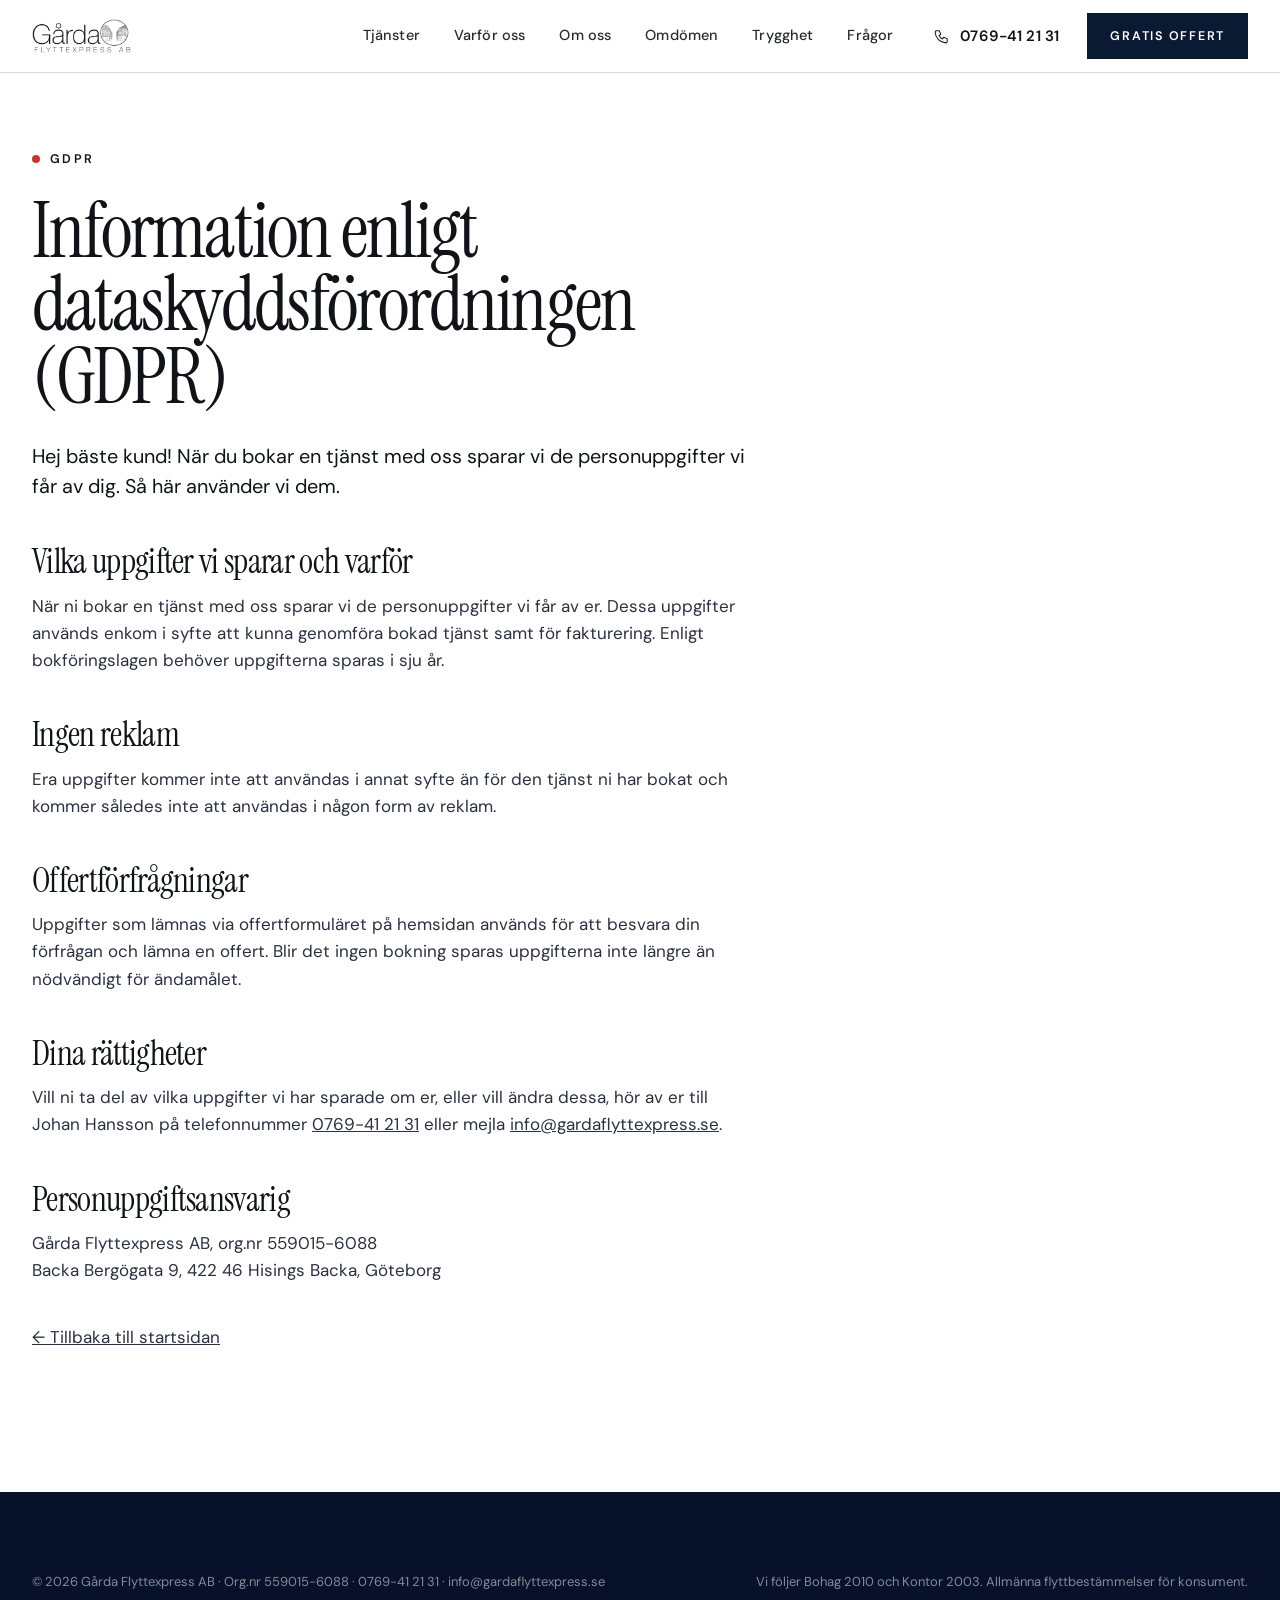
<file: integritetspolicy.html>
<!doctype html>
<html lang="sv">
<head>
  <meta charset="utf-8">
  <meta name="viewport" content="width=device-width, initial-scale=1">
  <title>Integritetspolicy (GDPR) – Gårda Flyttexpress</title>
  <meta name="description" content="Information om hur Gårda Flyttexpress AB behandlar personuppgifter enligt GDPR.">
  <meta name="robots" content="index, follow">
  <link rel="icon" type="image/png" href="assets/img/favicon.png">
  <link rel="preconnect" href="https://fonts.googleapis.com">
  <link rel="preconnect" href="https://fonts.gstatic.com" crossorigin>
  <link href="https://fonts.googleapis.com/css2?family=DM+Sans:opsz,wght@9..40,400;9..40,500;9..40,600&family=Instrument+Serif:ital@0;1&display=swap" rel="stylesheet">
  <link rel="stylesheet" href="css/style.css">
</head>
<body>
<a class="skip" href="#main">Hoppa till innehållet</a>

<header class="header is-solid">
  <div class="container">
    <a class="brand" href="index.html" aria-label="Gårda Flyttexpress – till startsidan">
      <img class="brand__light" src="assets/img/logo-white.png" alt="Gårda Flyttexpress AB" width="1200" height="414">
      <img class="brand__dark" src="assets/img/logo-black.png" alt="" width="1200" height="414" aria-hidden="true">
    </a>
    <nav class="nav" aria-label="Huvudmeny">
      <a href="index.html#tjanster">Tjänster</a>
      <a href="index.html#varfor">Varför oss</a>
      <a href="index.html#om-oss">Om oss</a>
      <a href="index.html#omdomen">Omdömen</a>
      <a href="index.html#trygghet">Trygghet</a>
      <a href="index.html#faq">Frågor</a>
    </nav>
    <div class="header__actions">
      <a class="header__phone" href="tel:+46769412131"><svg viewBox="0 0 24 24" fill="none" stroke="currentColor" stroke-width="1.5" stroke-linecap="round" stroke-linejoin="round" aria-hidden="true"><path d="M5 4h4l2 5-2.5 1.5a11 11 0 0 0 5 5L15 13l5 2v4a2 2 0 0 1-2 2A16 16 0 0 1 3 6a2 2 0 0 1 2-2"/></svg><span>0769-41 21 31</span></a>
      <a class="btn btn--sm" href="index.html#offert">Gratis offert</a>
      <button class="burger" type="button" aria-label="Öppna meny" aria-expanded="false" aria-controls="mobile-menu"><span></span><span></span><span></span></button>
    </div>
  </div>
</header>
<div class="mobile-menu" id="mobile-menu">
  <a class="mobile-menu__link" href="index.html#tjanster">Tjänster</a>
  <a class="mobile-menu__link" href="index.html#om-oss">Om oss</a>
  <a class="mobile-menu__link" href="index.html#omdomen">Kundomdömen</a>
  <a class="mobile-menu__link" href="index.html#trygghet">Försäkring &amp; tillstånd</a>
  <a class="mobile-menu__link" href="index.html#faq">Vanliga frågor</a>
  <a class="mobile-menu__link" href="index.html#offert">Kontakt &amp; offert</a>
  <div class="mobile-menu__foot">
    <a class="header__phone" href="tel:+46769412131">0769-41 21 31</a>
    <a class="btn btn--block" href="index.html#offert">Begär gratis offert</a>
  </div>
</div>

<main id="main" class="page">
  <div class="container">
    <article class="prose">
      <p class="eyebrow">GDPR</p>
      <h1>Information enligt dataskyddsförordningen (GDPR)</h1>
      <p class="lead">Hej bäste kund! När du bokar en tjänst med oss sparar vi de personuppgifter vi får av dig. Så här använder vi dem.</p>
      <h2>Vilka uppgifter vi sparar och varför</h2>
      <p>När ni bokar en tjänst med oss sparar vi de personuppgifter vi får av er. Dessa uppgifter används enkom i syfte att kunna genomföra bokad tjänst samt för fakturering. Enligt bokföringslagen behöver uppgifterna sparas i sju år.</p>
      <h2>Ingen reklam</h2>
      <p>Era uppgifter kommer inte att användas i annat syfte än för den tjänst ni har bokat och kommer således inte att användas i någon form av reklam.</p>
      <h2>Offertförfrågningar</h2>
      <p>Uppgifter som lämnas via offertformuläret på hemsidan används för att besvara din förfrågan och lämna en offert. Blir det ingen bokning sparas uppgifterna inte längre än nödvändigt för ändamålet.</p>
      <h2>Dina rättigheter</h2>
      <p>Vill ni ta del av vilka uppgifter vi har sparade om er, eller vill ändra dessa, hör av er till Johan Hansson på telefonnummer <a href="tel:+46769412131" style="text-decoration:underline">0769-41 21 31</a> eller mejla <a href="mailto:info@gardaflyttexpress.se" style="text-decoration:underline">info@gardaflyttexpress.se</a>.</p>
      <h2>Personuppgiftsansvarig</h2>
      <p>Gårda Flyttexpress AB, org.nr 559015-6088<br>Backa Bergögata 9, 422 46 Hisings Backa, Göteborg</p>
      <p style="margin-top:40px"><a class="textlink" href="index.html">← Tillbaka till startsidan</a></p>
    </article>
  </div>
</main>

<footer class="footer">
  <div class="container">
    <div class="footer__bottom" style="padding-top:0">
      <span>© <span id="year">2026</span> Gårda Flyttexpress AB · Org.nr 559015-6088 · <a href="tel:+46769412131">0769-41 21 31</a> · <a href="mailto:info@gardaflyttexpress.se">info@gardaflyttexpress.se</a></span>
      <span>Vi följer Bohag 2010 och Kontor 2003. Allmänna flyttbestämmelser för konsument.</span>
    </div>
  </div>
</footer>
<script src="js/main.js" defer></script>
</body>
</html>
</file>
<file: css/style.css>
/* =========================================================
   Gårda Flyttexpress AB — stylesheet v2
   ========================================================= */

:root {
  --navy: #0b1a33;
  --navy-deep: #07122a;
  --ink: #101418;
  --text: #2a3140;
  --muted: #68707e;
  --sand: #f4f0e8;
  --sand-2: #e9e3d8;
  --white: #ffffff;
  --red: #c8372d;
  --line: #ddd7cc;
  --line-light: rgba(255, 255, 255, 0.16);

  --serif: "Instrument Serif", "Iowan Old Style", "Palatino Linotype", Georgia, serif;
  --sans: "DM Sans", "Helvetica Neue", Helvetica, Arial, sans-serif;

  --maxw: 1280px;
  --gutter: 32px;
  --section: clamp(88px, 11vw, 160px);
  --header-h: 84px;
}

*, *::before, *::after { box-sizing: border-box; }
html { scroll-behavior: smooth; -webkit-text-size-adjust: 100%; }
@media (prefers-reduced-motion: reduce) { html { scroll-behavior: auto; } }

body {
  margin: 0;
  background: var(--white);
  color: var(--text);
  font-family: var(--sans);
  font-size: 17px;
  line-height: 1.6;
  -webkit-font-smoothing: antialiased;
  overflow-x: hidden;
}

img, video { display: block; max-width: 100%; height: auto; }
a { color: inherit; text-decoration: none; }
p { margin: 0; }
ul, ol { margin: 0; padding: 0; list-style: none; }
button { font: inherit; color: inherit; background: none; border: 0; cursor: pointer; }
address { font-style: normal; }
figure { margin: 0; }

h1, h2, h3, h4 {
  margin: 0;
  font-family: var(--serif);
  font-weight: 400;
  color: var(--ink);
  line-height: 1;
  letter-spacing: -0.015em;
}
h1 { font-size: clamp(56px, 8vw, 120px); line-height: 0.95; letter-spacing: -0.025em; }
h2 { font-size: clamp(42px, 5.2vw, 76px); line-height: 0.98; letter-spacing: -0.02em; }
h3 { font-size: clamp(26px, 2.4vw, 34px); line-height: 1.08; }
h1 em, h2 em { font-style: italic; font-weight: 400; }

:focus-visible { outline: 2px solid var(--red); outline-offset: 3px; }
[id] { scroll-margin-top: calc(var(--header-h) + 8px); }

.container { width: 100%; max-width: var(--maxw); margin: 0 auto; padding: 0 var(--gutter); }
.section { padding: var(--section) 0; }
.bg-sand { background: var(--sand); }
.bg-navy { background: var(--navy); color: rgba(255,255,255,0.78); }
.bg-navy h2, .bg-navy h3, .bg-navy h4 { color: var(--white); }

/* Eyebrow with the red dot from the trucks */
.eyebrow {
  display: inline-flex; align-items: center; gap: 10px;
  margin-bottom: 26px;
  font-size: 12.5px; font-weight: 600; letter-spacing: 0.18em; text-transform: uppercase;
  color: var(--ink);
}
.eyebrow::before { content: ""; width: 8px; height: 8px; border-radius: 50%; background: var(--red); flex: none; }
.bg-navy .eyebrow { color: rgba(255,255,255,0.85); }

.lead { font-size: clamp(19px, 1.55vw, 23px); line-height: 1.5; color: var(--ink); }
.bg-navy .lead { color: rgba(255,255,255,0.9); }
.copy p + p { margin-top: 18px; }
.copy p { max-width: 60ch; }

.section-head { margin-bottom: clamp(48px, 6vw, 88px); }
.section-head--split {
  display: grid; grid-template-columns: minmax(0, 1.15fr) minmax(0, 0.85fr);
  gap: 32px 96px; align-items: end;
}
.section-head--split p { max-width: 48ch; }

.skip { position: absolute; left: 12px; top: -60px; z-index: 200; padding: 10px 16px; background: var(--ink); color: var(--white); }
.skip:focus { top: 12px; }

/* ---------- Buttons ---------- */
.btn {
  display: inline-flex; align-items: center; justify-content: center; gap: 12px;
  height: 58px; padding: 0 32px;
  background: var(--navy); color: var(--white);
  border: 1px solid var(--navy);
  font-size: 13.5px; font-weight: 600; letter-spacing: 0.14em; text-transform: uppercase;
  white-space: nowrap;
  transition: background-color 0.25s, border-color 0.25s, color 0.25s, transform 0.25s;
}
.btn:hover { background: var(--ink); border-color: var(--ink); }
.btn--white { background: var(--white); color: var(--ink); border-color: var(--white); }
.btn--white:hover { background: var(--sand); border-color: var(--sand); }
.btn--outline { background: transparent; color: var(--ink); border-color: var(--ink); }
.btn--outline:hover { background: var(--ink); color: var(--white); }
.btn--outline-light { background: transparent; color: var(--white); border-color: rgba(255,255,255,0.55); }
.btn--outline-light:hover { background: var(--white); color: var(--ink); border-color: var(--white); }
.btn--sm { height: 46px; padding: 0 22px; font-size: 12.5px; }
.btn--block { width: 100%; }
.btn svg { width: 16px; height: 16px; flex: none; }

.arrow-link {
  display: inline-flex; align-items: center; gap: 12px;
  font-size: 13.5px; font-weight: 600; letter-spacing: 0.14em; text-transform: uppercase; color: var(--ink);
}
.arrow-link svg { width: 18px; height: 18px; transition: transform 0.25s; }
.arrow-link:hover svg { transform: translateX(4px); }
.bg-navy .arrow-link { color: var(--white); }

/* ---------- Header ---------- */
.header {
  position: fixed; inset: 0 0 auto 0; z-index: 100; height: var(--header-h);
  color: var(--white);
  transition: background-color 0.3s, color 0.3s, height 0.3s, box-shadow 0.3s;
}
.header.is-solid { background: var(--white); color: var(--ink); box-shadow: 0 1px 0 var(--line); height: 72px; }
.header .container { height: 100%; display: flex; align-items: center; gap: 40px; }
.brand { display: flex; align-items: center; height: 100%; flex: none; }
.brand img { height: 40px; width: auto; transition: height 0.3s; }
.header.is-solid .brand img { height: 34px; }
.brand .brand__dark { display: none; }
.header.is-solid .brand__light { display: none; }
.header.is-solid .brand__dark { display: block; }

.nav { margin-left: auto; display: flex; align-items: center; gap: 34px; }
.nav a { font-size: 14.5px; font-weight: 500; letter-spacing: 0.01em; opacity: 0.9; position: relative; padding: 6px 0; }
.nav a::after { content: ""; position: absolute; left: 0; right: 100%; bottom: 0; height: 1px; background: currentColor; transition: right 0.25s; }
.nav a:hover::after { right: 0; }

.header__actions { display: flex; align-items: center; gap: 28px; flex: none; }
.header__phone { display: inline-flex; align-items: center; gap: 10px; font-size: 15px; font-weight: 600; letter-spacing: 0.01em; }
.header__phone svg { width: 17px; height: 17px; }
.header .btn { background: var(--white); color: var(--ink); border-color: var(--white); }
.header .btn:hover { background: var(--sand); border-color: var(--sand); }
.header.is-solid .btn { background: var(--navy); color: var(--white); border-color: var(--navy); }
.header.is-solid .btn:hover { background: var(--ink); border-color: var(--ink); }

.burger { display: none; width: 44px; height: 44px; margin-right: -10px; align-items: center; justify-content: center; flex-direction: column; gap: 6px; }
.burger span { display: block; width: 26px; height: 2px; background: currentColor; transition: transform 0.3s, opacity 0.3s; }
.burger[aria-expanded="true"] span:nth-child(1) { transform: translateY(8px) rotate(45deg); }
.burger[aria-expanded="true"] span:nth-child(2) { opacity: 0; }
.burger[aria-expanded="true"] span:nth-child(3) { transform: translateY(-8px) rotate(-45deg); }

.mobile-menu {
  position: fixed; inset: 72px 0 0 0; z-index: 90; background: var(--white); color: var(--ink);
  padding: 24px var(--gutter) 40px; display: none; flex-direction: column; overflow-y: auto;
}
.mobile-menu.is-open { display: flex; }
.mobile-menu__link { display: block; padding: 20px 0; border-bottom: 1px solid var(--line); font-family: var(--serif); font-size: 34px; line-height: 1; }
.mobile-menu__foot { margin-top: auto; padding-top: 36px; display: grid; gap: 16px; }
.mobile-menu__foot .header__phone { font-size: 22px; }

/* ---------- Hero ---------- */
.hero { position: relative; min-height: 100svh; display: flex; flex-direction: column; justify-content: flex-end; color: var(--white); background: var(--navy-deep); overflow: hidden; }
.hero__media { position: absolute; inset: 0; }
.hero__media video, .hero__media img { width: 100%; height: 100%; object-fit: cover; object-position: center 40%; }
.hero__media::after {
  content: ""; position: absolute; inset: 0;
  background:
    linear-gradient(180deg, rgba(7,18,42,0.45) 0%, rgba(7,18,42,0.15) 30%, rgba(7,18,42,0.25) 60%, rgba(7,18,42,0.82) 100%);
}
.hero__content { position: relative; z-index: 1; padding-top: calc(var(--header-h) + 60px); padding-bottom: clamp(40px, 5vw, 72px); }
.hero__eyebrow { color: rgba(255,255,255,0.9); }
.hero h1 { color: var(--white); max-width: 11ch; text-shadow: 0 2px 24px rgba(0,0,0,0.25); }
.hero__row { display: grid; grid-template-columns: minmax(0, 1fr) auto; gap: 40px 64px; align-items: end; margin-top: 36px; }
.hero__text { max-width: 54ch; font-size: clamp(17px, 1.3vw, 20px); line-height: 1.55; color: rgba(255,255,255,0.9); }
.hero__cta { display: flex; flex-wrap: wrap; align-items: center; gap: 16px 28px; }
.hero__phone { display: flex; flex-direction: column; gap: 2px; }
.hero__phone small { font-size: 12px; font-weight: 600; letter-spacing: 0.16em; text-transform: uppercase; color: rgba(255,255,255,0.7); }
.hero__phone a { font-family: var(--serif); font-size: 30px; line-height: 1; }

.hero__trust { position: relative; z-index: 1; border-top: 1px solid rgba(255,255,255,0.22); background: rgba(7,18,42,0.35); backdrop-filter: blur(6px); }
.hero__trust .container { display: grid; grid-template-columns: repeat(3, 1fr); }
.trust-cell { display: flex; align-items: center; gap: 18px; padding: 22px 32px 22px 0; }
.trust-cell + .trust-cell { padding-left: 32px; border-left: 1px solid rgba(255,255,255,0.22); }
.trust-cell img { width: 54px; height: auto; flex: none; }
.trust-cell svg { width: 30px; height: 30px; flex: none; stroke: var(--white); fill: none; stroke-width: 1.3; }
.trust-cell strong { display: block; font-family: var(--serif); font-size: 24px; line-height: 1; color: var(--white); margin-bottom: 5px; }
.trust-cell span { font-size: 13.5px; color: rgba(255,255,255,0.75); line-height: 1.35; }
.stars { display: inline-flex; gap: 2px; color: #f0b429; vertical-align: -1px; }
.stars svg { width: 13px; height: 13px; fill: currentColor; stroke: none; }

/* ---------- Intro ---------- */
.intro { display: grid; grid-template-columns: minmax(0, 1fr) minmax(0, 1fr); gap: 48px 96px; align-items: start; }
.intro h2 { max-width: 14ch; }
.intro .lead { margin-bottom: 26px; }

/* ---------- Stats band ---------- */
.stats { background: var(--navy); color: var(--white); }
.stats .container { display: grid; grid-template-columns: repeat(4, 1fr); }
.stat { padding: 48px 32px 48px 0; }
.stat + .stat { padding-left: 32px; border-left: 1px solid var(--line-light); }
.stat strong { display: block; font-family: var(--serif); font-weight: 400; font-size: clamp(52px, 5.5vw, 84px); line-height: 0.9; letter-spacing: -0.02em; }
.stat strong small { font-size: 0.42em; letter-spacing: 0; margin-left: 4px; }
.stat span { display: block; margin-top: 14px; font-size: 14px; letter-spacing: 0.04em; color: rgba(255,255,255,0.68); }

/* ---------- Services ---------- */
.feature-grid { display: grid; grid-template-columns: repeat(3, 1fr); gap: 20px; }
.feature { position: relative; display: block; aspect-ratio: 4 / 5; overflow: hidden; background: var(--navy); color: var(--white); }
.feature img { width: 100%; height: 100%; object-fit: cover; transition: transform 0.8s cubic-bezier(.2,.7,.2,1); }
.feature:hover img { transform: scale(1.04); }
.feature::after { content: ""; position: absolute; inset: 0; background: linear-gradient(180deg, rgba(7,18,42,0.05) 0%, rgba(7,18,42,0.1) 30%, rgba(7,18,42,0.6) 60%, rgba(7,18,42,0.94) 100%); }
.feature__body { position: absolute; left: 0; right: 0; bottom: 0; z-index: 1; padding: 32px; }
.feature__num { display: block; font-size: 12px; font-weight: 600; letter-spacing: 0.18em; color: rgba(255,255,255,0.7); margin-bottom: 12px; }
.feature h3 { color: var(--white); font-size: clamp(30px, 2.8vw, 40px); margin-bottom: 12px; }
.feature p { font-size: 15px; line-height: 1.5; color: rgba(255,255,255,0.82); max-width: 36ch; }

.service-list { margin-top: 20px; display: grid; grid-template-columns: repeat(4, 1fr); gap: 20px; }
.service { background: var(--sand); padding: 36px 32px 40px; display: flex; flex-direction: column; min-height: 340px; }
.service__num { font-family: var(--serif); font-size: 44px; line-height: 1; color: var(--red); }
.service h3 { font-size: 28px; margin: 56px 0 12px; }
.service p { font-size: 15.5px; line-height: 1.55; }

.reach { margin-top: clamp(56px, 7vw, 96px); padding-top: 48px; border-top: 1px solid var(--line); display: grid; grid-template-columns: minmax(0, 0.8fr) repeat(3, minmax(0, 1fr)); gap: 40px; }
.reach h3 { font-size: 34px; max-width: 8ch; }
.reach__item h4 { font-family: var(--sans); font-size: 13px; font-weight: 600; letter-spacing: 0.16em; text-transform: uppercase; color: var(--red); margin-bottom: 10px; }
.reach__item strong { display: block; font-family: var(--serif); font-weight: 400; font-size: 26px; color: var(--ink); margin-bottom: 10px; }
.reach__item p { font-size: 15px; line-height: 1.55; }

/* ---------- Why ---------- */
.why { display: grid; grid-template-columns: minmax(0, 0.95fr) minmax(0, 1.05fr); gap: 64px 112px; align-items: start; }
.why__media { position: sticky; top: 104px; }
.why__media img { width: 100%; aspect-ratio: 4 / 5; object-fit: cover; object-position: 50% 30%; }
.why__media figcaption { margin-top: 14px; font-size: 13px; color: var(--muted); }
.why__list { margin-top: 44px; }
.why__item { display: grid; grid-template-columns: 56px 1fr; gap: 20px; padding: 28px 0; border-top: 1px solid var(--line); }
.why__item:last-child { border-bottom: 1px solid var(--line); }
.why__item span { font-family: var(--serif); font-size: 22px; color: var(--red); padding-top: 4px; }
.why__item h3 { font-size: 24px; margin-bottom: 8px; }
.why__item p { font-size: 16px; line-height: 1.55; }

/* ---------- Process ---------- */
.steps { display: grid; grid-template-columns: repeat(5, 1fr); gap: 20px; }
.step { background: var(--white); padding: 36px 30px 40px; min-height: 360px; display: flex; flex-direction: column; border: 1px solid var(--line); }
.step__num { font-family: var(--serif); font-size: 60px; line-height: 0.9; color: var(--ink); }
.step h3 { font-size: 26px; margin: 64px 0 12px; }
.step p { font-size: 15.5px; line-height: 1.55; }
.process__cta { margin-top: 64px; display: flex; flex-wrap: wrap; align-items: center; justify-content: space-between; gap: 24px; }
.process__cta p { max-width: 50ch; }

/* ---------- Team ---------- */
.team { display: grid; grid-template-columns: minmax(0, 1fr) minmax(0, 1fr); gap: 56px 112px; align-items: start; }
.team__media img { width: 100%; aspect-ratio: 4 / 5; object-fit: cover; object-position: 50% 30%; }
.team__media figcaption { margin-top: 14px; font-size: 13px; color: var(--muted); }
.people { margin-top: 44px; }
.person { display: grid; grid-template-columns: 1fr auto; gap: 24px; padding: 26px 0; border-top: 1px solid var(--line); align-items: start; }
.person:last-child { border-bottom: 1px solid var(--line); }
.person h3 { font-size: 30px; }
.person__role { display: block; margin-top: 8px; font-size: 12.5px; font-weight: 600; letter-spacing: 0.14em; text-transform: uppercase; color: var(--red); }
.person p { margin-top: 12px; font-size: 16px; line-height: 1.55; max-width: 50ch; }
.crew { margin-top: 36px; }
.crew h4 { font-family: var(--sans); font-size: 12.5px; font-weight: 600; letter-spacing: 0.16em; text-transform: uppercase; color: var(--ink); margin-bottom: 12px; }
.crew p { font-size: 15.5px; }
.crew__names { margin-top: 16px; display: flex; flex-wrap: wrap; gap: 10px; }
.crew__names li { padding: 9px 16px; border: 1px solid var(--line); font-size: 14px; font-weight: 500; }
.wide-photo { margin-top: clamp(64px, 8vw, 112px); }
.wide-photo img { width: 100%; aspect-ratio: 21 / 9; object-fit: cover; }
.wide-photo figcaption { margin-top: 14px; font-size: 13px; color: var(--muted); }

/* ---------- Reviews ---------- */
.reviews-head { display: grid; grid-template-columns: minmax(0, 1fr) auto; gap: 40px 80px; align-items: end; margin-bottom: 56px; }
.score { display: flex; align-items: center; gap: 28px; }
.score img { width: 112px; height: auto; }
.score strong { display: block; font-family: var(--serif); font-weight: 400; font-size: 96px; line-height: 0.85; color: var(--ink); letter-spacing: -0.03em; }
.score__meta { display: grid; gap: 6px; }
.score__meta span { font-size: 14px; color: var(--muted); }
.score__meta .arrow-link { margin-top: 6px; font-size: 12.5px; }

.review-grid { display: grid; grid-template-columns: repeat(3, 1fr); gap: 20px; }
.review { background: var(--white); padding: 40px 36px 32px; display: flex; flex-direction: column; }
.review .stars { margin-bottom: 22px; }
.review blockquote { margin: 0 0 28px; flex: 1; font-family: var(--serif); font-size: 23px; line-height: 1.3; color: var(--ink); }
.review footer { display: flex; justify-content: space-between; align-items: end; gap: 12px; padding-top: 20px; border-top: 1px solid var(--line); }
.review cite { font-style: normal; font-weight: 600; font-size: 15px; color: var(--ink); display: block; }
.review footer span { display: block; font-size: 13px; color: var(--muted); margin-top: 2px; }
.verified { display: inline-flex; align-items: center; gap: 6px; font-size: 12.5px; color: var(--muted); white-space: nowrap; }
.verified svg { width: 14px; height: 14px; stroke: #2e8b57; fill: none; stroke-width: 2; }
.reviews-foot { margin-top: 28px; display: flex; flex-wrap: wrap; justify-content: space-between; gap: 12px 32px; font-size: 13.5px; color: var(--muted); }

/* ---------- Trust ---------- */
.trust { display: grid; grid-template-columns: minmax(0, 0.9fr) minmax(0, 1.1fr); gap: 56px 112px; align-items: start; }
.trust .lead { margin-top: 28px; }
.badges { margin-top: 40px; display: flex; flex-wrap: wrap; align-items: center; gap: 20px; }
.badges img { height: 92px; width: auto; background: var(--white); padding: 10px; }
.badges .reco-badge { background: transparent; padding: 0; height: 120px; }
.trust-list li { display: grid; grid-template-columns: 1fr auto; gap: 24px; padding: 24px 0; border-top: 1px solid var(--line-light); align-items: start; }
.trust-list li:last-child { border-bottom: 1px solid var(--line-light); }
.trust-list h3 { font-size: 26px; margin-bottom: 8px; }
.trust-list p { font-size: 15.5px; line-height: 1.55; color: rgba(255,255,255,0.7); max-width: 56ch; }
.trust-list svg { width: 24px; height: 24px; stroke: var(--white); fill: none; stroke-width: 1.5; margin-top: 6px; }
.partners { margin-top: clamp(64px, 8vw, 112px); padding-top: 48px; border-top: 1px solid var(--line-light); }
.partners h3 { font-size: 34px; margin-bottom: 36px; }
.partners__row { display: grid; grid-template-columns: repeat(4, 1fr); gap: 20px; }
.partner { padding: 28px; border: 1px solid var(--line-light); display: grid; gap: 14px; align-content: start; }
.partner__logo { height: 72px; display: flex; align-items: center; }
.partner__logo img { max-height: 72px; width: auto; max-width: 170px; background: var(--white); padding: 8px; }
.partner__logo span { font-family: var(--serif); font-size: 30px; color: var(--white); }
.partner h4 { font-family: var(--sans); font-size: 15px; font-weight: 600; }
.partner p { font-size: 14.5px; line-height: 1.5; color: rgba(255,255,255,0.68); }

/* ---------- FAQ ---------- */
.faq { display: grid; grid-template-columns: minmax(0, 0.8fr) minmax(0, 1.2fr); gap: 48px 112px; align-items: start; }
.faq__aside { position: sticky; top: 104px; }
.faq__aside p { margin: 20px 0 28px; max-width: 36ch; }
.faq-item { border-top: 1px solid var(--line); }
.faq-item:last-child { border-bottom: 1px solid var(--line); }
.faq-item summary { list-style: none; cursor: pointer; display: grid; grid-template-columns: 1fr 28px; gap: 24px; align-items: center; padding: 26px 0; font-family: var(--serif); font-size: 26px; line-height: 1.15; color: var(--ink); }
.faq-item summary::-webkit-details-marker { display: none; }
.faq-item summary svg { width: 22px; height: 22px; stroke: var(--ink); fill: none; stroke-width: 1.5; transition: transform 0.25s; }
.faq-item[open] summary svg { transform: rotate(45deg); }
.faq-item__body { padding: 0 52px 28px 0; font-size: 16px; line-height: 1.6; }
.faq-item__body p + p { margin-top: 12px; }
.faq-item__body a { text-decoration: underline; }

/* ---------- Contact ---------- */
.contact { display: grid; grid-template-columns: minmax(0, 0.8fr) minmax(0, 1.2fr); gap: 56px 112px; align-items: start; }
.contact .lead { margin: 22px 0 40px; }
.contact-list > div { padding: 18px 0; border-top: 1px solid var(--line); display: grid; gap: 4px; }
.contact-list > div:last-child { border-bottom: 1px solid var(--line); }
.contact-list small { font-size: 12px; font-weight: 600; letter-spacing: 0.16em; text-transform: uppercase; color: var(--muted); }
.contact-list a, .contact-list span { font-size: 17px; color: var(--ink); }
.contact-list a.big { font-family: var(--serif); font-size: 40px; line-height: 1; }
.contact__note { margin-top: 24px; font-size: 14px; color: var(--muted); }

.form { background: var(--white); padding: clamp(28px, 4vw, 52px); }
.form fieldset { border: 0; padding: 0; margin: 0 0 40px; min-width: 0; }
.form legend { font-family: var(--serif); font-size: 30px; color: var(--ink); margin-bottom: 22px; padding: 0 0 14px; width: 100%; border-bottom: 1px solid var(--line); }
.form__row { display: grid; grid-template-columns: 1fr 1fr; gap: 18px 22px; }
.form__row--3 { grid-template-columns: 2fr 1fr 1fr; }
.form__row + .form__row { margin-top: 18px; }
.field { display: grid; gap: 7px; min-width: 0; }
.field--full { grid-column: 1 / -1; }
.field label { font-size: 13.5px; font-weight: 600; color: var(--ink); }
.field label small { font-weight: 400; color: var(--muted); }
.field input:not([type="radio"]):not([type="checkbox"]), .field select, .field textarea {
  width: 100%; height: 50px; padding: 0 14px; border: 1px solid var(--line); background: var(--white);
  font: inherit; font-size: 16px; color: var(--ink); border-radius: 0; -webkit-appearance: none; appearance: none;
  transition: border-color 0.2s;
}
.field select { background-image: url("data:image/svg+xml,%3Csvg xmlns='http://www.w3.org/2000/svg' width='12' height='12' viewBox='0 0 24 24' fill='none' stroke='%23101418' stroke-width='1.5'%3E%3Cpath d='M6 9l6 6 6-6'/%3E%3C/svg%3E"); background-repeat: no-repeat; background-position: right 14px center; padding-right: 36px; }
.field textarea { height: auto; min-height: 130px; padding: 12px 14px; resize: vertical; }
.field input:not([type="radio"]):not([type="checkbox"]):focus, .field select:focus, .field textarea:focus { outline: none; border-color: var(--navy); }
.choices { display: flex; flex-wrap: wrap; gap: 10px 22px; padding-top: 6px; }
.choices label { display: inline-flex; align-items: center; gap: 8px; font-size: 15px; font-weight: 400; cursor: pointer; }
.choices input { width: 18px; height: 18px; margin: 0; accent-color: var(--navy); }
.form__foot { display: grid; gap: 18px; }
.form__consent { font-size: 13.5px; color: var(--muted); display: grid; grid-template-columns: auto 1fr; gap: 10px; align-items: start; }
.form__consent input { margin-top: 3px; accent-color: var(--navy); }
.form__consent a { text-decoration: underline; }
.form__status { font-size: 15px; padding: 14px 16px; border: 1px solid var(--line); display: none; }
.form__status.is-ok { display: block; border-color: #2e8b57; color: #1f6b41; background: #f1faf4; }
.form__status.is-err { display: block; border-color: var(--red); color: var(--red); background: #fcf3f2; }
.hp { position: absolute; left: -9999px; width: 1px; height: 1px; overflow: hidden; }

/* ---------- Footer ---------- */
.footer { background: var(--navy-deep); color: rgba(255,255,255,0.7); padding: 80px 0 36px; font-size: 15px; }
.footer__top { display: grid; grid-template-columns: 1.3fr 1fr 1fr 1fr; gap: 40px 56px; padding-bottom: 56px; border-bottom: 1px solid var(--line-light); }
.footer__brand img { height: 40px; width: auto; margin-bottom: 22px; }
.footer__brand p { max-width: 34ch; line-height: 1.6; }
.footer h4 { font-family: var(--sans); color: var(--white); font-size: 12.5px; font-weight: 600; letter-spacing: 0.16em; text-transform: uppercase; margin-bottom: 20px; }
.footer li + li { margin-top: 11px; }
.footer a:hover { color: var(--white); }
.footer__bottom { padding-top: 28px; display: flex; flex-wrap: wrap; justify-content: space-between; gap: 10px 32px; font-size: 13px; color: rgba(255,255,255,0.5); }

/* ---------- Mobile sticky CTA ---------- */
.sticky-cta { display: none; }

/* ---------- Subpage ---------- */
.page { padding: calc(72px + 72px) 0 var(--section); }
.prose { max-width: 720px; }
.prose h1 { font-size: clamp(44px, 6vw, 80px); margin-bottom: 28px; }
.prose h2 { font-size: 34px; margin: 44px 0 14px; }
.prose p + p { margin-top: 18px; }
.prose a { text-decoration: underline; }

/* ---------- Responsive ---------- */
@media (max-width: 1180px) {
  .nav { display: none; }
  .header__phone span { display: none; }
  .steps { grid-template-columns: repeat(3, 1fr); }
  .service-list { grid-template-columns: repeat(2, 1fr); }
  .reach { grid-template-columns: 1fr 1fr; }
  .reach h3 { grid-column: 1 / -1; max-width: none; }
  .partners__row { grid-template-columns: repeat(2, 1fr); }
  .footer__top { grid-template-columns: 1fr 1fr; }
}

@media (max-width: 900px) {
  :root { --header-h: 72px; --gutter: 20px; }
  .brand img, .header.is-solid .brand img { height: 30px; }
  .header__actions .btn { display: none; }
  .burger { display: inline-flex; }
  .hero { min-height: 100svh; }
  .hero__content { padding-top: calc(var(--header-h) + 48px); }
  .hero h1 { max-width: none; }
  .hero__row { grid-template-columns: 1fr; gap: 28px; margin-top: 28px; }
  .hero__trust .container { grid-template-columns: 1fr; }
  .trust-cell { padding: 16px 0; }
  .trust-cell + .trust-cell { padding-left: 0; border-left: 0; border-top: 1px solid rgba(255,255,255,0.18); }
  .trust-cell:nth-child(3) { display: none; }
  .intro, .why, .team, .trust, .faq, .contact, .section-head--split, .reviews-head { grid-template-columns: 1fr; }
  .why__media, .faq__aside { position: static; }
  .why__media img { aspect-ratio: 4 / 3; }
  .stats .container { grid-template-columns: 1fr 1fr; }
  .stat { padding: 28px 20px 28px 0; }
  .stat + .stat { padding-left: 20px; }
  .stat:nth-child(3) { border-left: 0; padding-left: 0; }
  .stat:nth-child(n+3) { border-top: 1px solid var(--line-light); }
  .feature-grid { grid-template-columns: 1fr; gap: 14px; }
  .feature { aspect-ratio: 4 / 3; }
  .service-list { grid-template-columns: 1fr; gap: 14px; }
  .service { min-height: 0; }
  .service__num { margin-bottom: 0; }
  .service h3 { margin-top: 18px; }
  .reach { grid-template-columns: 1fr; gap: 28px; }
  .steps { grid-template-columns: 1fr; gap: 14px; }
  .step { min-height: 0; }
  .step h3 { margin-top: 20px; }
  .review-grid { grid-template-columns: 1fr; gap: 14px; }
  .score strong { font-size: 72px; }
  .wide-photo img { aspect-ratio: 4 / 3; }
  .partners__row { grid-template-columns: 1fr; gap: 14px; }
  .form__row, .form__row--3 { grid-template-columns: 1fr; }
  .form fieldset { margin-bottom: 30px; }
  .footer__top { grid-template-columns: 1fr; gap: 32px; }
  .person { grid-template-columns: 1fr; }
  body { padding-bottom: 64px; }
  .sticky-cta { position: fixed; left: 0; right: 0; bottom: 0; z-index: 80; display: grid; grid-template-columns: 1fr 1fr; }
  .sticky-cta a { display: inline-flex; align-items: center; justify-content: center; gap: 8px; height: 64px; font-size: 13px; font-weight: 600; letter-spacing: 0.14em; text-transform: uppercase; background: var(--white); color: var(--ink); border-top: 1px solid var(--line); }
  .sticky-cta a.is-primary { background: var(--navy); color: var(--white); border-color: var(--navy); }
  .sticky-cta svg { width: 16px; height: 16px; }
}

@media (max-width: 480px) {
  h1 { font-size: 54px; }
  .hero__cta .btn { width: 100%; }
  .btn { height: 56px; }
  .score { flex-direction: column; align-items: flex-start; gap: 16px; }
}
</file>
